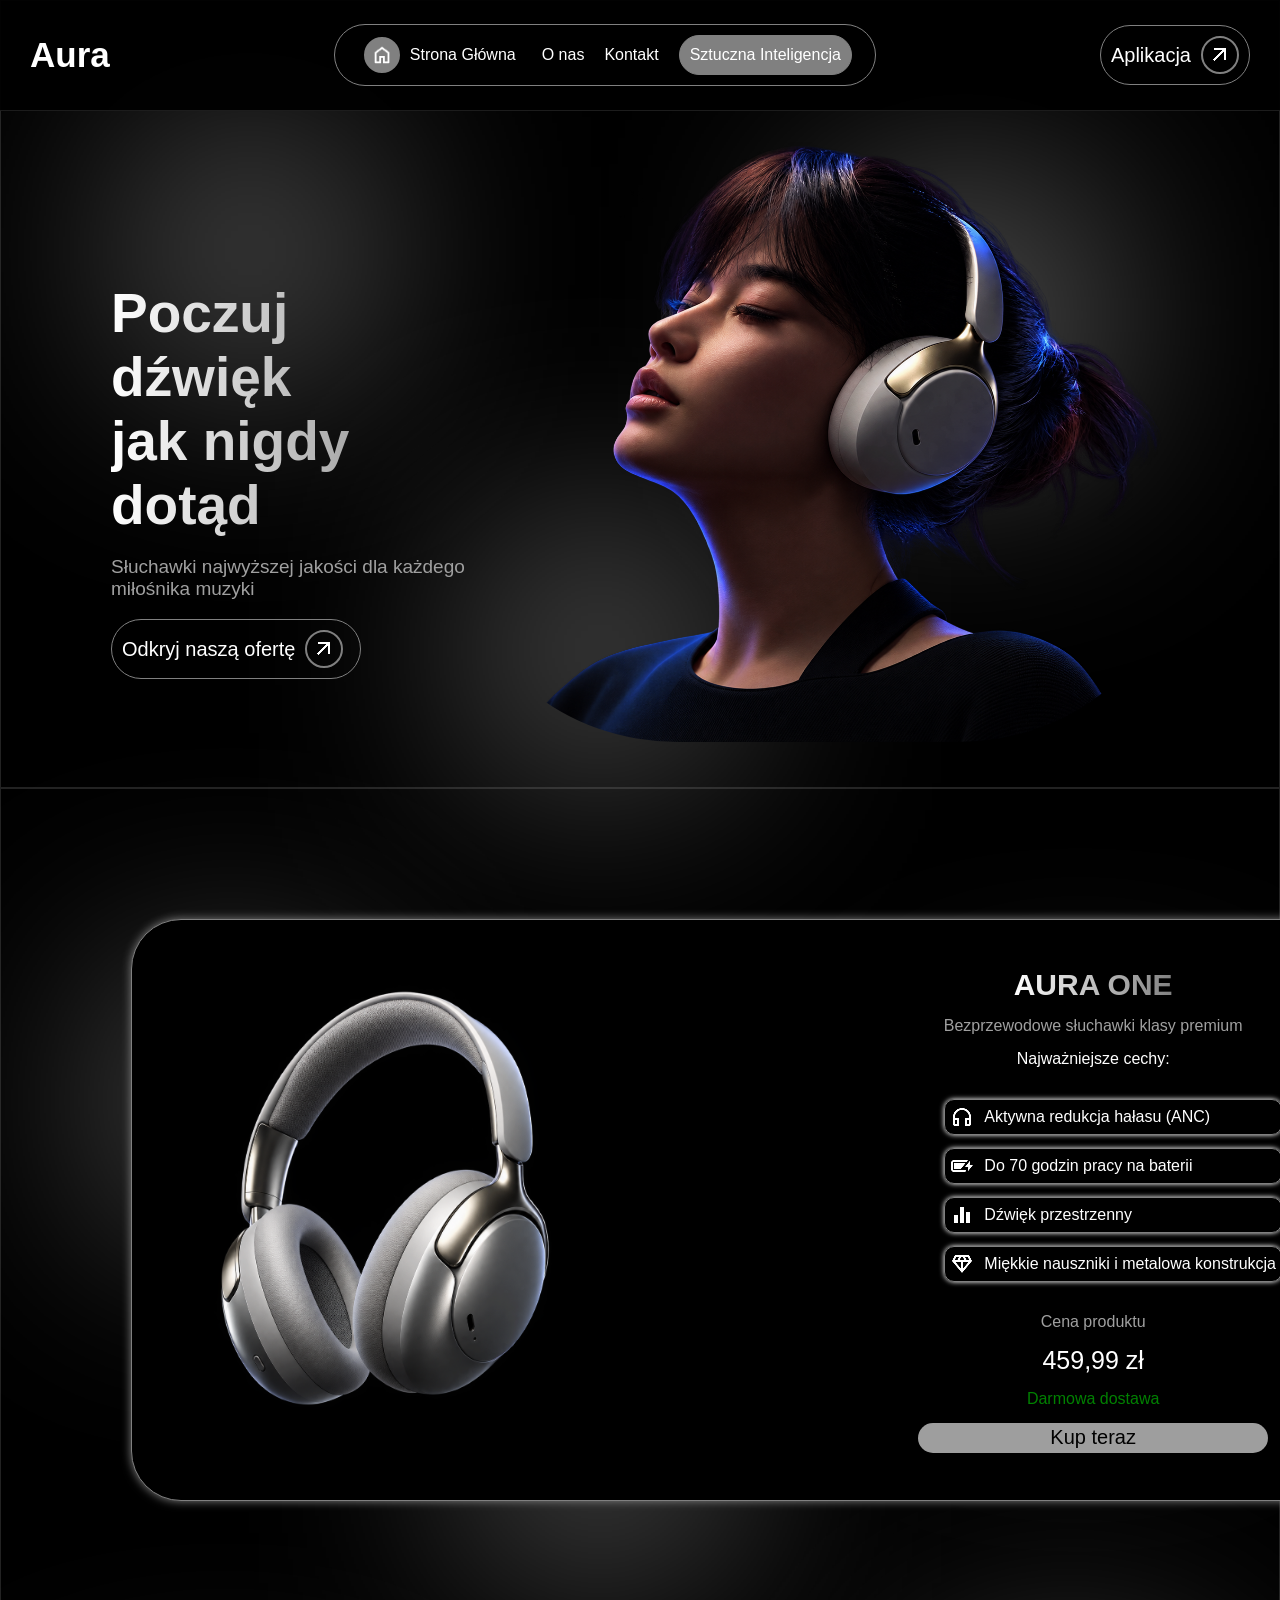
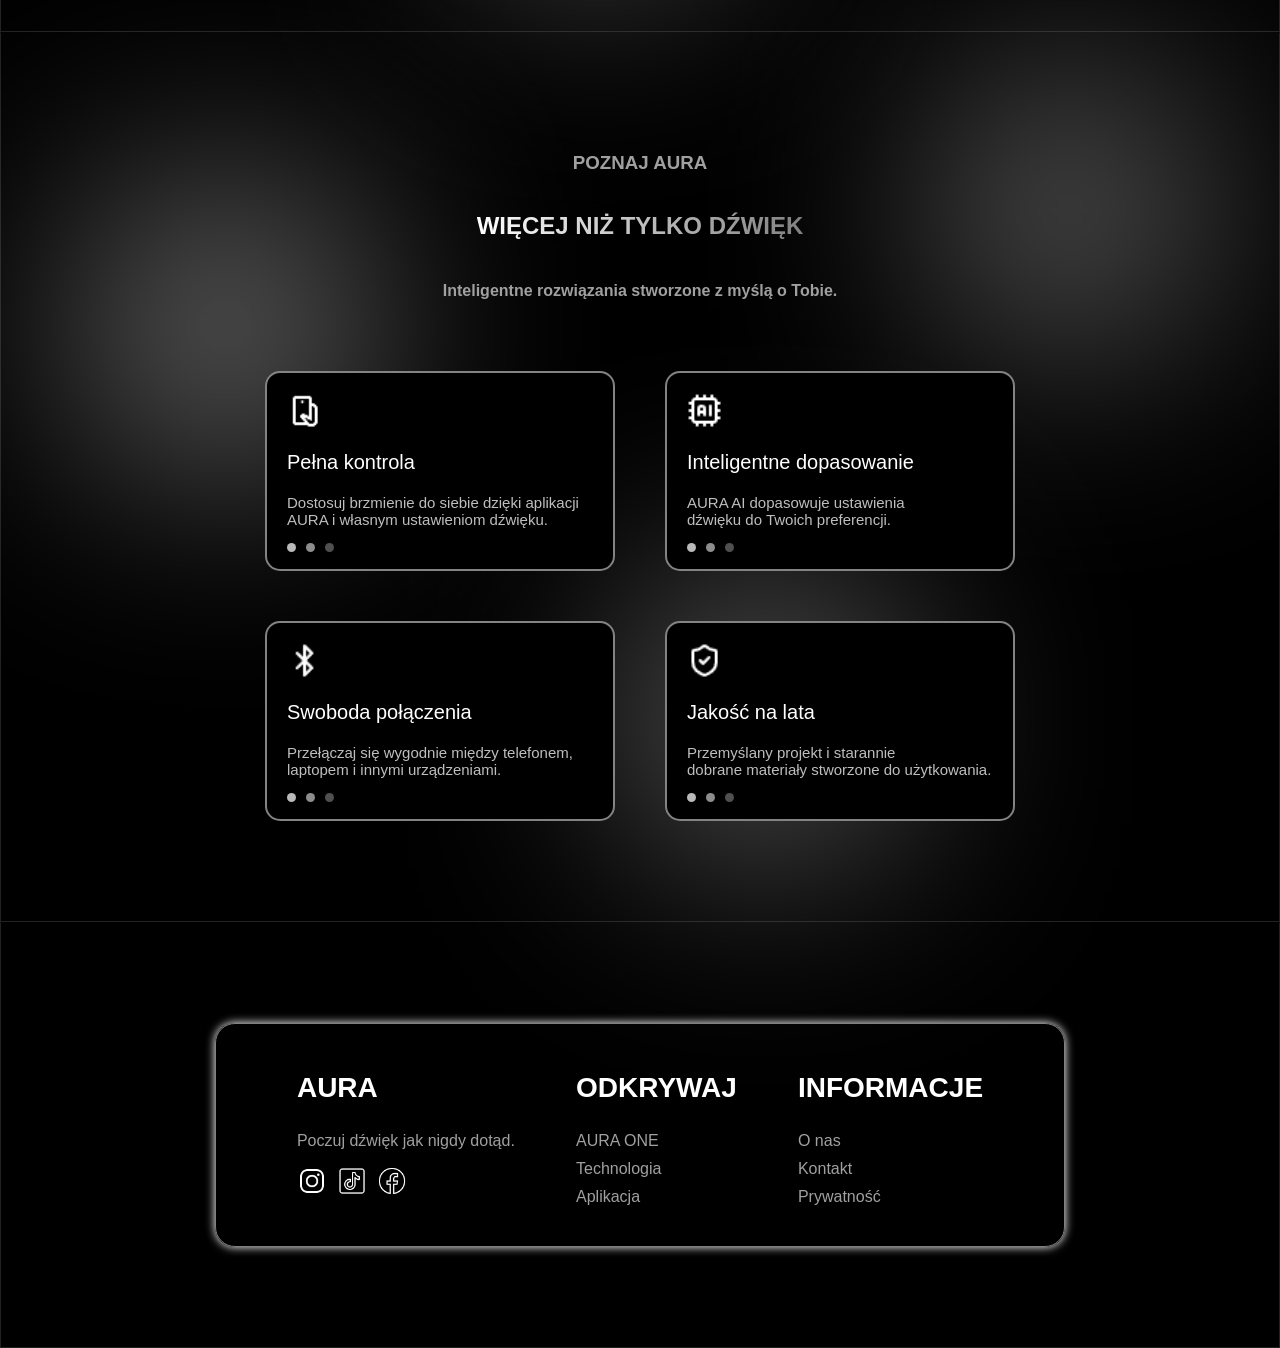
<file: Aura HeadPhones/index.html>
<!DOCTYPE html>
<html lang="pl">
<head>
    <meta charset="UTF-8">
    <meta name="viewport" content="width=device-width, initial-scale=1.0">
    <title>Aura Headphones</title>
    <link rel="stylesheet" href="style.css">
</head>
<body>
    <div class="cien cien1"></div>
    <div class="cien cien2"></div>
    <div class="cien cien3"></div>
    <section class="sekcja-glowna">
    <header>
        <div class="gorna-czesc">
            <p class="nazwa">Aura</p>
            <nav class="navbar">
                <a class="przycisk" href="index.html"> <img class="ikona-domek" src="assets/home_24dp_FFFFFF_FILL0_wght400_GRAD0_opsz24.png" alt="">  Strona Główna</a>
                <a class="przyciski" href="onas.html">O nas</a>
                <a class="przyciski" href="kontakt.html">Kontakt</a>
                <a class="przycisk-ai" href="">Sztuczna Inteligencja</a>
            </nav>
            <a class="przycisk-aplikacji" href=""> Aplikacja <img class="ikonka-strzalka" src="assets/arrow_outward_24dp_FFFFFF_FILL0_wght400_GRAD0_opsz24.png" alt=""></a>
        </div>
    </header>
    <main>
            <div class="strona-glowna">
                <div class="opis-glowny">
                    <p class="poczuj">
                        Poczuj dźwięk <br> jak nigdy dotąd
                    </p>
                    <p class="jakosc">
                        Słuchawki najwyższej jakości dla każdego <br> miłośnika muzyki
                    </p>
                    <div class="odkryj-oferte">
                        <a href="" class="przycisk-aplikacji">
                            Odkryj naszą ofertę <img class="ikonka-strzalka" src="assets/arrow_outward_24dp_FFFFFF_FILL0_wght400_GRAD0_opsz24.png" alt="">
                        </a>
                    </div>
                </div>
                <div>
                    <img class="kobieta" src="assets/Kobieta w słuchawkach, neonowy profil.png" alt="">
                </div>
            </div>
        </section>
        <section class="sekcja-zakup">

            <div class="cien cien4"></div>
            <div class="cien cien5"></div>
            <div class="cien cien6"></div>

            <div class="zakup">
                <img class="sluchawki" src="assets/Eleganckie bezprzewodowe słuchawki na czarnym tle.png" alt="">
                <div class="opis-sluchawek">
                    <p class="nazwa-sluchawek poczuj">AURA ONE</p>
                    <p class="szary">Bezprzewodowe słuchawki klasy premium</p>

                    <p>Najważniejsze cechy:</p>
                    <ul class="lista">
                        <li class="specyfikacja"> <img src="assets/headphones_24dp_FFFFFF_FILL0_wght400_GRAD0_opsz24.png" alt=""> Aktywna redukcja hałasu (ANC)</li>
                        <li class="specyfikacja"> <img src="assets/battery_android_frame_bolt_24dp_FFFFFF_FILL0_wght400_GRAD0_opsz24.png" alt=""> Do 70 godzin pracy na baterii</li>
                        <li class="specyfikacja"> <img src="assets/equalizer_24dp_FFFFFF_FILL0_wght400_GRAD0_opsz24.png" alt=""> Dźwięk przestrzenny</li>
                        <li class="specyfikacja"> <img src="assets/diamond_24dp_FFFFFF_FILL0_wght400_GRAD0_opsz24.png" alt=""> Miękkie nauszniki i metalowa konstrukcja</li>
                    </ul>
                    <p class="szary">Cena produktu</p>
                    <p class="cena">                       
                        459,99 zł
                    </p>
                    <p class="dostawa">Darmowa dostawa</p>
                    <button class="kup-teraz">Kup teraz</button>
                </div>
            </div>
        </section>
        <section class="sekcja-kafelki">

                <div class="cien cien7"></div>
                <div class="cien cien8"></div>
                <div class="cien cien9"></div>

                <div class="naglowek-sekcji-kafelki">
                    <h3 class="szary">POZNAJ AURA</h3>
                    <h1 class="wiecej-niz-dzwiek">WIĘCEJ NIŻ TYLKO DŹWIĘK</h1>
                    <h4 class="szary">Inteligentne rozwiązania stworzone z myślą o Tobie.</h4>
                </div>

            <div class="kafelki">
                <div class="kafelek">
                    <img class="ikonka-kafelka" src="assets/mobile_hand_24dp_FFFFFF_FILL0_wght400_GRAD0_opsz24.png" alt="">
                    <p class="naglowek-kafelka">Pełna kontrola</p>
                    <p class="opis-kafelka">
                        Dostosuj brzmienie do siebie dzięki aplikacji <br>
                        AURA i własnym ustawieniom dźwięku.
                    </p>
                    <div class="kropki">
                        <div class="kropka kropka-1"></div>
                        <div class="kropka kropka-2"></div>
                        <div class="kropka kropka-3"></div>
                    </div>
                </div>
                <div class="kafelek">
                    <img class="ikonka-kafelka" src="assets/cpu-ai (1).png" alt="">
                    <p class="naglowek-kafelka">Inteligentne dopasowanie</p>
                    <p class="opis-kafelka">
                        AURA AI dopasowuje ustawienia <br>
                        dźwięku do Twoich preferencji.
                    </p>
                    <div class="kropki">
                        <div class="kropka kropka-1"></div>
                        <div class="kropka kropka-2"></div>
                        <div class="kropka kropka-3"></div>
                    </div>
                </div>
                <div class="kafelek">
                    <img class="ikonka-kafelka" src="assets/bluetooth.png" alt="">
                    <p class="naglowek-kafelka">Swoboda połączenia</p>
                    <p class="opis-kafelka">
                        Przełączaj się wygodnie między telefonem, <br>
                        laptopem i innymi urządzeniami.
                    </p>
                    <div class="kropki">
                        <div class="kropka kropka-1"></div>
                        <div class="kropka kropka-2"></div>
                        <div class="kropka kropka-3"></div>
                    </div>
                </div>
                <div class="kafelek">
                    <img class="ikonka-kafelka" src="assets/shield-check.png" alt="">
                    <p class="naglowek-kafelka">Jakość na lata</p>
                    <p class="opis-kafelka">
                        Przemyślany projekt i starannie <br>
                        dobrane materiały stworzone do użytkowania.
                    </p>
                    <div class="kropki">
                        <div class="kropka kropka-1"></div>
                        <div class="kropka kropka-2"></div>
                        <div class="kropka kropka-3"></div>
                    </div>
                    
                </div>
            </div>
                
        </section>
        <footer>
            <section class="sekcja-stopka">

                <div class="stopka">

                    <div>
                        <p class="naglowek-stopki">AURA</p>
                        <p class="szary">Poczuj dźwięk jak nigdy dotąd.</p>

                        <div class="media">
                            <a href="">
                                <img class="ikona-media" src="assets/icons8-instagram-48.png" alt="">
                            </a>
                            <a href="">
                                <img class="ikona-media" src="assets/icons8-tiktok-50 (1).png" alt="">
                            </a>
                            <a href="">
                                <img class="ikona-media" src="assets/icons8-facebook-50.png" alt="">
                            </a>
                        </div>
                    </div>
                    
                    <div>
                        <p class="naglowek-stopki">ODKRYWAJ</p>

                        <div class="przyciski-stopka">
                            <a class="szary a-stopka" href="">AURA ONE</a>
                            <a class="szary a-stopka" href="">Technologia</a>
                            <a class="szary a-stopka" href="">Aplikacja</a>
                        </div>                       
                    </div>

                    <div>
                        <p class="naglowek-stopki">INFORMACJE</p>
                        
                        <div class="przyciski-stopka">
                            <a class="szary a-stopka" href="">O nas</a>
                            <a class="szary a-stopka" href="">Kontakt</a>
                            <a class="szary a-stopka" href="">Prywatność</a>
                        </div>
                    </div>
                </div>
            </section>
        </footer>
    </main>
</body>
</html>
</file>
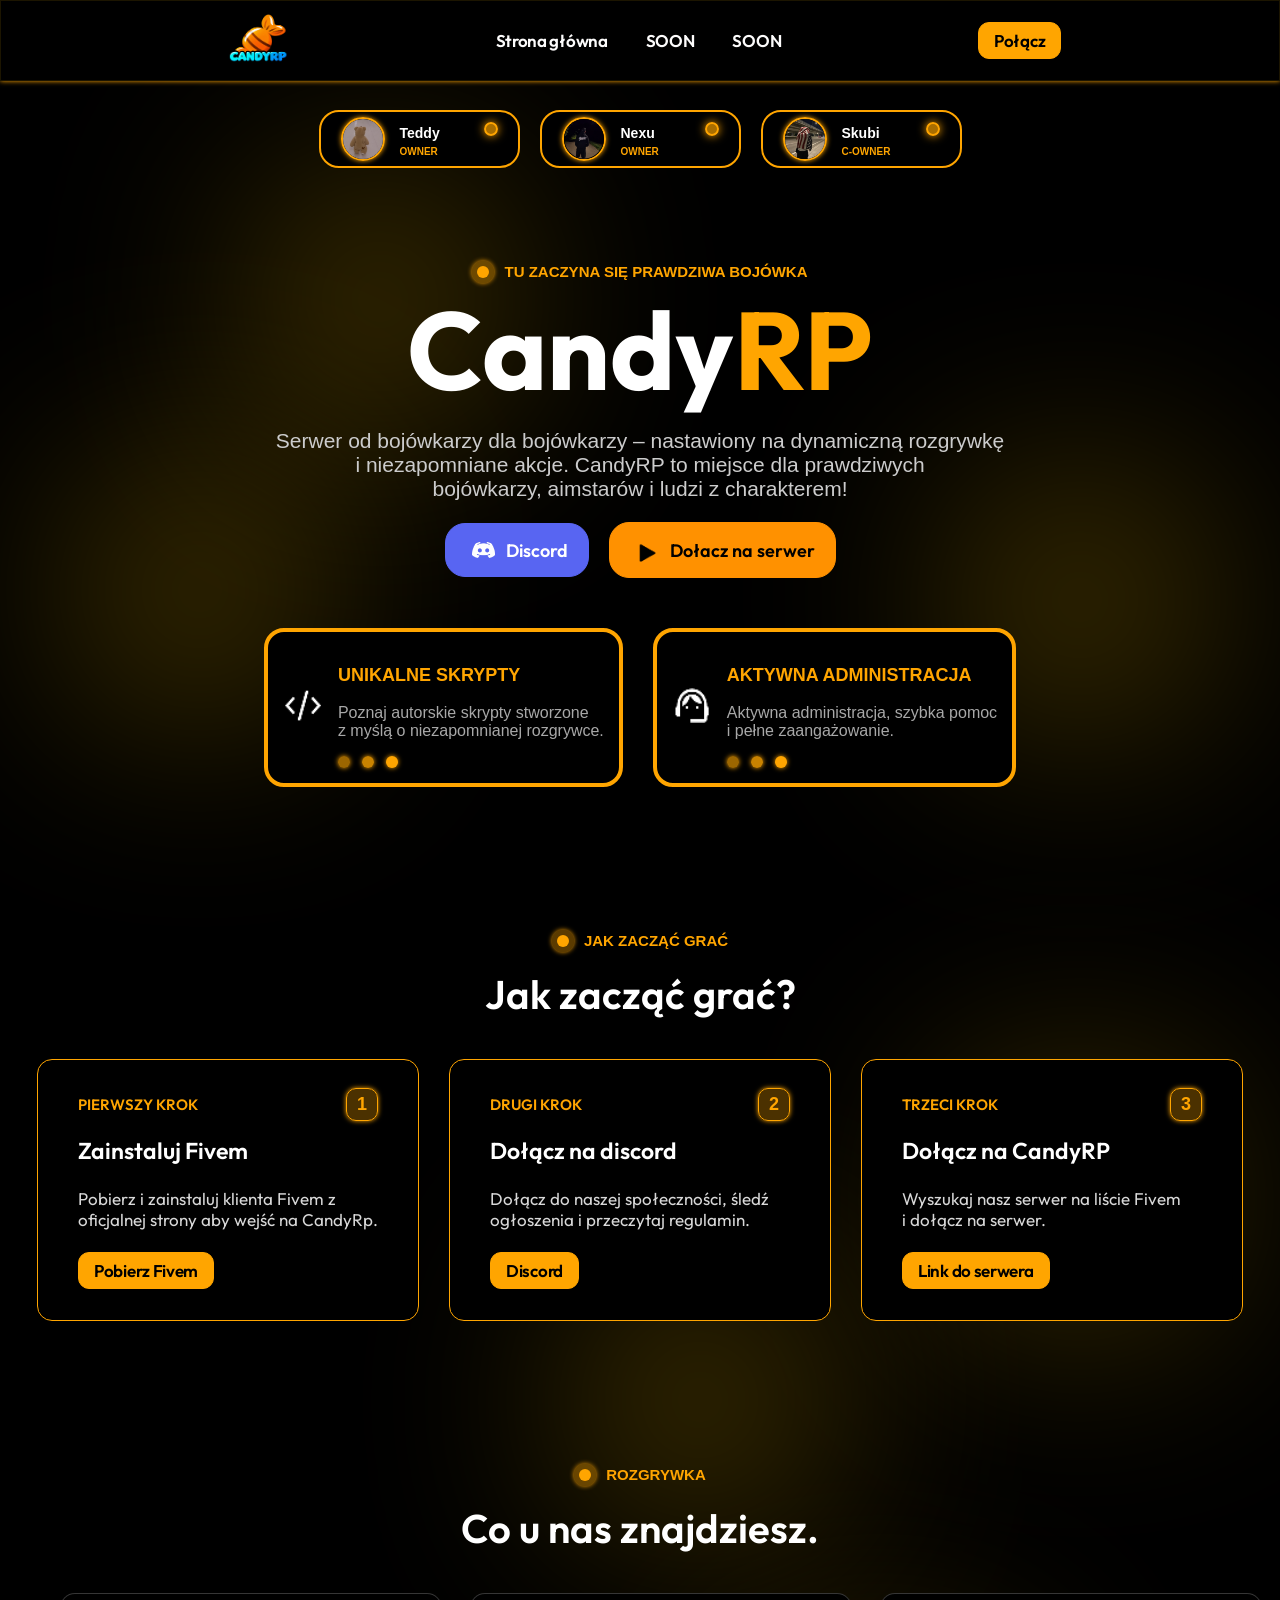
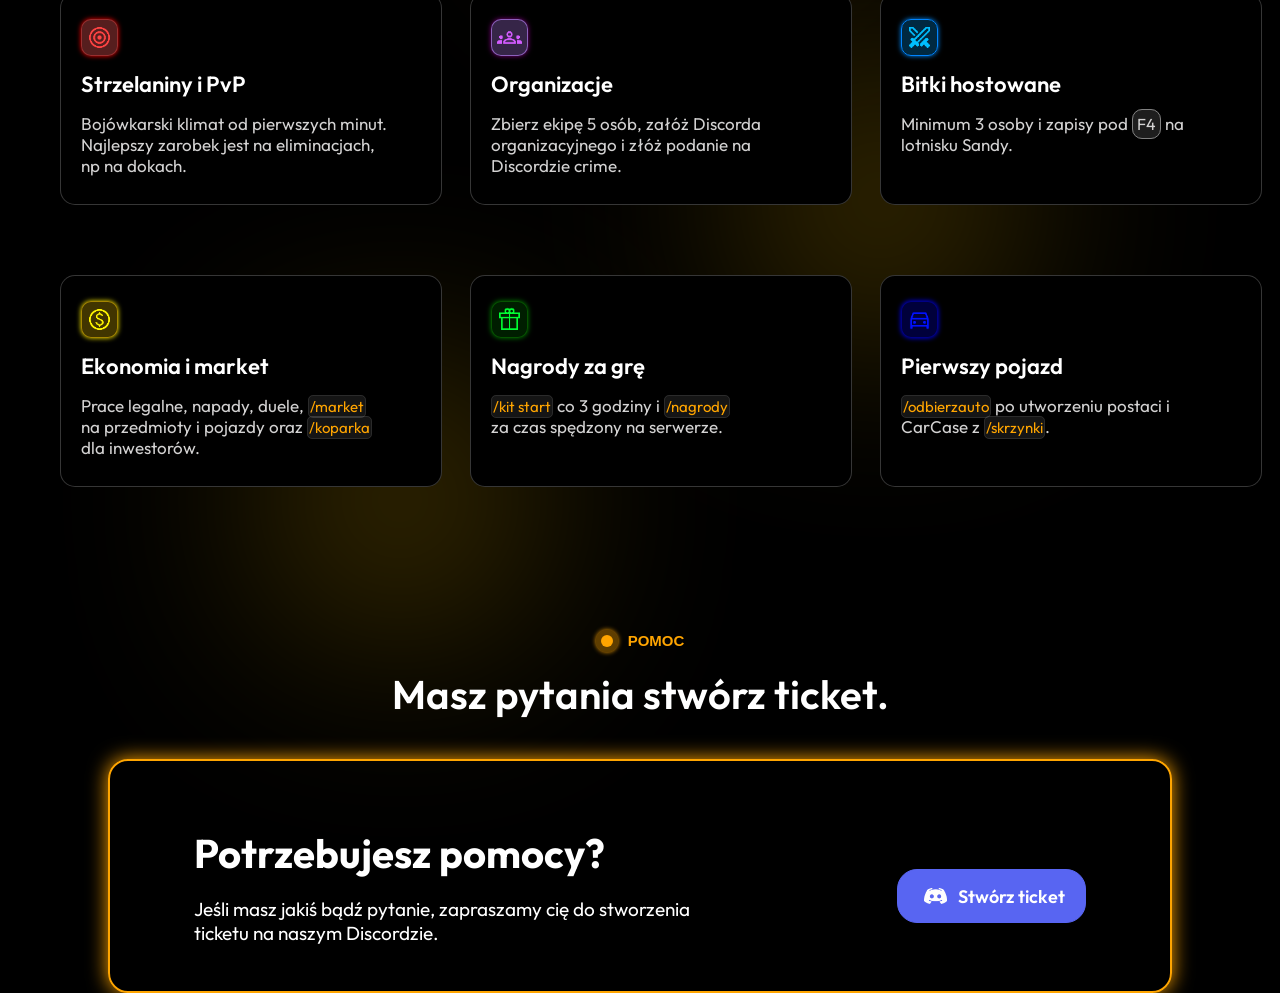
<file: CandyRP/index.html>
<!DOCTYPE html>
<html lang="en">
<head>
    <meta charset="UTF-8">
    <meta name="viewport" content="width=device-width, initial-scale=1.0">
    <title>CandyRP</title>
    <link rel="stylesheet" href="style.css">
    <link href="https://fonts.googleapis.com/css2?family=Outfit:wght@400;500;600;700&display=swap" rel="stylesheet">
</head>
<body>
    <header>
        <nav class="navbar">

            <div>
                <img class="logo" src="assets/LOGO-CANDY.png" alt="logo candyrp">
            </div>

            <div class="navbar-buttons">
                <a href="" class="under-page-button">Strona główna</a>
                <a href="" class="under-page-button">SOON</a>
                <a href="" class="under-page-button">SOON</a>
            </div>

            <div>
                <button class="button-join">Połącz</button>
            </div>

        </nav>
    </header>
    <div class="circle-shadow flash-1"></div>
    <div class="circle-shadow flash-2"></div>
    <div class="circle-shadow flash-3"></div>
    <div class="circle-shadow flash-4"></div>
    <div class="circle-shadow flash-5"></div>
    <div class="circle-shadow flash-6"></div>
    <div class="circle-shadow flash-7"></div>
    
    <main>
        <section class="section-under-page under-page">
            <div class="cards-owner-candyrp">
                
                <div class="card-owner">
                    <img class="logo-owner" src="assets/LOGO-TEDDY.png" alt="Logo ownera teddy">
                    <div>

                        <div>
                            <p class="owner">Teddy</p>
                        </div>
                        <div>
                            <p class="orange rank">OWNER</p>
                        </div>

                    </div>
                    <div class="circle-owner"></div>
                </div>

                <div class="card-owner">
                    <img class="logo-owner" src="assets/LOGO-NEXU.png" alt="Logo ownera teddy">
                    <div>

                        <div>
                            <p class="owner">Nexu</p>
                        </div>
                        <div>
                            <p class="orange rank">OWNER</p>
                        </div>

                    </div>
                    <div class="circle-owner"></div>
                </div>

                <div class="card-owner">
                    <img class="logo-owner" src="assets/LOGO-SKUBI.png" alt="Logo ownera teddy">
                    <div>

                        <div>
                            <p class="owner">Skubi</p>
                        </div>
                        <div>
                            <p class="orange rank">C-OWNER</p>
                        </div>

                    </div>
                    <div class="circle-owner"></div>
                </div>
            </div>

            <div class="main-content">


                <div class="content">

                    <div class="adventure adventure-content">
                        <div class="circle-adventure-border">
                            <div class="circle-adventure"></div>
                        </div>
                        
                        <p>TU ZACZYNA SIĘ PRAWDZIWA BOJÓWKA</p>
                    </div>
                    
                    <p class="name-server">Candy<span class="orange">RP</span></p>
                    <p class="description">
                        Serwer od bojówkarzy dla bojówkarzy – nastawiony na dynamiczną rozgrywkę 
                        <br> i niezapomniane akcje. CandyRP to miejsce dla prawdziwych 
                        <br> bojówkarzy, aimstarów i ludzi z charakterem!
                    </p>
                    
                    <div class="buttons-content">
                            <button class="button-content discord"><img class="discord-icon" src="assets/discord-logo.png" alt="">Discord</button>
                            <button class="button-content join-server"><img class="forward" src="assets/forward.png" alt="">Dołacz na serwer</button>
                    </div>
                        
                    <div class="tiles">
                        <div class="tile">
                            <div>
                                <img class="code-icon" src="assets/Code-icon.png" alt="">
                            </div>
                            <div class="tile-description">
                                <p class="tile-title">UNIKALNE SKRYPTY</p>
                                <p class="title-description">
                                    Poznaj autorskie skrypty stworzone <br>
                                    z myślą o niezapomnianej rozgrywce.
                                </p>
                                <div class="circle-tile">
                                    <div class="mini-circle-tile circle-1"></div>
                                    <div class="mini-circle-tile circle-2"></div>
                                    <div class="mini-circle-tile circle-3"></div>
                                </div>
                                
                            </div>
                            
                        </div>
                        <div class="tile">
                            <div>
                                <img class="code-icon" src="assets/ADM-icon.png" alt="">
                            </div>
                            <div class="tile-description">
                                <p class="tile-title">AKTYWNA ADMINISTRACJA</p>
                                <p class="title-description">                               
                                    Aktywna administracja, szybka pomoc <br>
                                    i pełne zaangażowanie.
                                </p>
                                <div class="circle-tile">
                                    <div class="mini-circle-tile circle-1"></div>
                                    <div class="mini-circle-tile circle-2"></div>
                                    <div class="mini-circle-tile circle-3"></div>
                                </div>
                                
                            </div>
                            
                        </div>
                    </div>
                    
                </div>
            </div>
        </section>
        <section class="section-under-page how-to-play">
            <div>  
                <div class="how-to-play-description">
                    <div class="adventure adventure-how-to-play">
                        <div class="circle-adventure-border">
                            <div class="circle-adventure"></div>
                        </div>
                        
                        <p>JAK ZACZĄĆ GRAĆ</p>
                    </div>
                    <div>
                        <p class="how-to-play-title">Jak zacząć grać?</p>
                    </div>
                    <div class="how-to-play-steps">
                        <div class="steps">
                            <div class="steps-title">
                                <p class="step-header">PIERWSZY KROK</p>
                                <p class="step-number">1</p>
                            </div>
                            <div class="steps-description">

                                <p class="steps-description-header">Zainstaluj Fivem</p>
                                <p class="steps-description-text">Pobierz i zainstaluj klienta Fivem z <br> oficjalnej strony aby wejść na CandyRp.</p> 
                                                         
                                <a class="button-join steps-button" target="_blank" href="https://fivem.net/">Pobierz Fivem</a>                                                                                                 
                            </div>
                        </div>
                        <div class="steps">
                            <div class="steps-title">
                                <p class="step-header">DRUGI KROK</p>
                                <p class="step-number">2</p>
                            </div>
                            <div class="steps-description">

                                <p class="steps-description-header">Dołącz na discord</p>
                                <p class="steps-description-text">Dołącz do naszej społeczności, śledź <br> ogłoszenia i przeczytaj regulamin.</p> 
                                                         
                                <a class="button-join steps-button" target="_blank" href="https://discord.com/invite/candyrpeu">Discord</a>                                                                                                 
                            </div>
                        </div>
                        <div class="steps">
                            <div class="steps-title">
                                <p class="step-header">TRZECI KROK</p>
                                <p class="step-number">3</p>
                            </div>
                            <div class="steps-description">

                                <p class="steps-description-header">Dołącz na CandyRP</p>
                                <p class="steps-description-text">Wyszukaj nasz serwer na liście Fivem <br> i dołącz na serwer.</p> 
                                                         
                                <a class="button-join steps-button" target="_blank" href="">Link do serwera</a>                                                                                                 
                            </div>
                        </div>
                    </div>
                </div>
            </div>
        </section>
        <section class="section-under-page offer">
            <div class="adventure adventure-how-to-play">
                        <div class="circle-adventure-border">
                            <div class="circle-adventure"></div>
                        </div>
                        
                        <p>ROZGRYWKA</p>
                    </div>
                    <div>
                        <p class="how-to-play-title">Co u nas znajdziesz.</p>
                    </div>
            <div class="offer-kards">

                <div class="offer-box">
                    <img class="offer-icon target-icon" src="assets/Target-icon.png" alt="">
                    <p class="offer-title">Strzelaniny i PvP</p>
                    <p class="offer-description">
                        Bojówkarski klimat od pierwszych minut. <br>
                        Najlepszy zarobek jest na eliminacjach, <br>
                        np na dokach.
                    </p>
                </div>

                <div class="offer-box">
                    <img class="offer-icon group-icon" src="assets/Group-icon.png" alt="">
                    <p class="offer-title">Organizacje</p>
                    <p class="offer-description">
                        Zbierz ekipę 5 osób, załóż Discorda <br>
                        organizacyjnego i złóż podanie na <br>
                        Discordzie crime.
                    </p>
                </div>

                <div class="offer-box">
                    <img class="offer-icon sword-icon" src="assets/Sword-icon.png" alt="">
                    <p class="offer-title">Bitki hostowane</p>
                    <p class="offer-description">
                        Minimum 3 osoby i zapisy pod <span class="offer-button-f4">F4</span> na <br>
                        lotnisku Sandy.
                    </p>
                </div>

                <div class="offer-box">
                    <img class="offer-icon coin-icon" src="assets/Coin-icon.png" alt="">
                    <p class="offer-title">Ekonomia i market</p>
                    <p class="offer-description">
                        Prace legalne, napady, duele, <span class="offer-command">/market</span> <br>
                        na przedmioty i pojazdy oraz <span class="offer-command">/koparka</span> <br>
                        dla inwestorów.
                    </p>
                </div>

                <div class="offer-box">
                    <img class="offer-icon gift-icon" src="assets/Gift-icon.png" alt="">
                    <p class="offer-title">Nagrody za grę</p>
                    <p class="offer-description">
                        <span class="offer-command">/kit start</span> co 3 godziny i <span class="offer-command">/nagrody</span> <br>
                        za czas spędzony na serwerze.
                    </p>
                </div>

                <div class="offer-box">
                    <img class="offer-icon car-icon" src="assets/Car-icon.png" alt="">
                    <p class="offer-title">Pierwszy pojazd</p>
                    <p class="offer-description">
                        <span class="offer-command">/odbierzauto</span> po utworzeniu postaci i <br>
                        CarCase z <span class="offer-command">/skrzynki</span>.
                    </p>
                </div>
            </div>
        </section>
        <section class="section-under-page help">
            <div class="adventure adventure-how-to-play">
                        <div class="circle-adventure-border">
                            <div class="circle-adventure"></div>
                        </div>
                        
                        <p>POMOC</p>
                    </div>
                    <div>
                        <p class="how-to-play-title">Masz pytania stwórz ticket.</p>
                    </div>

                    <div class="help-box">
                        <div class="help-content">
                            <p class="help-title">Potrzebujesz pomocy?</p>
                            <p class="help-description">
                                Jeśli masz jakiś bądź pytanie, zapraszamy cię do stworzenia <br>
                                ticketu na naszym Discordzie.
                            </p>
                        </div>
                        <div>
                            <button class="button-content discord button-help"><img class="discord-icon" src="assets/discord-logo.png" alt="">Stwórz ticket</button>
                        </div>
                    </div>
        </section>
    </main>
</body>
</html>
</file>
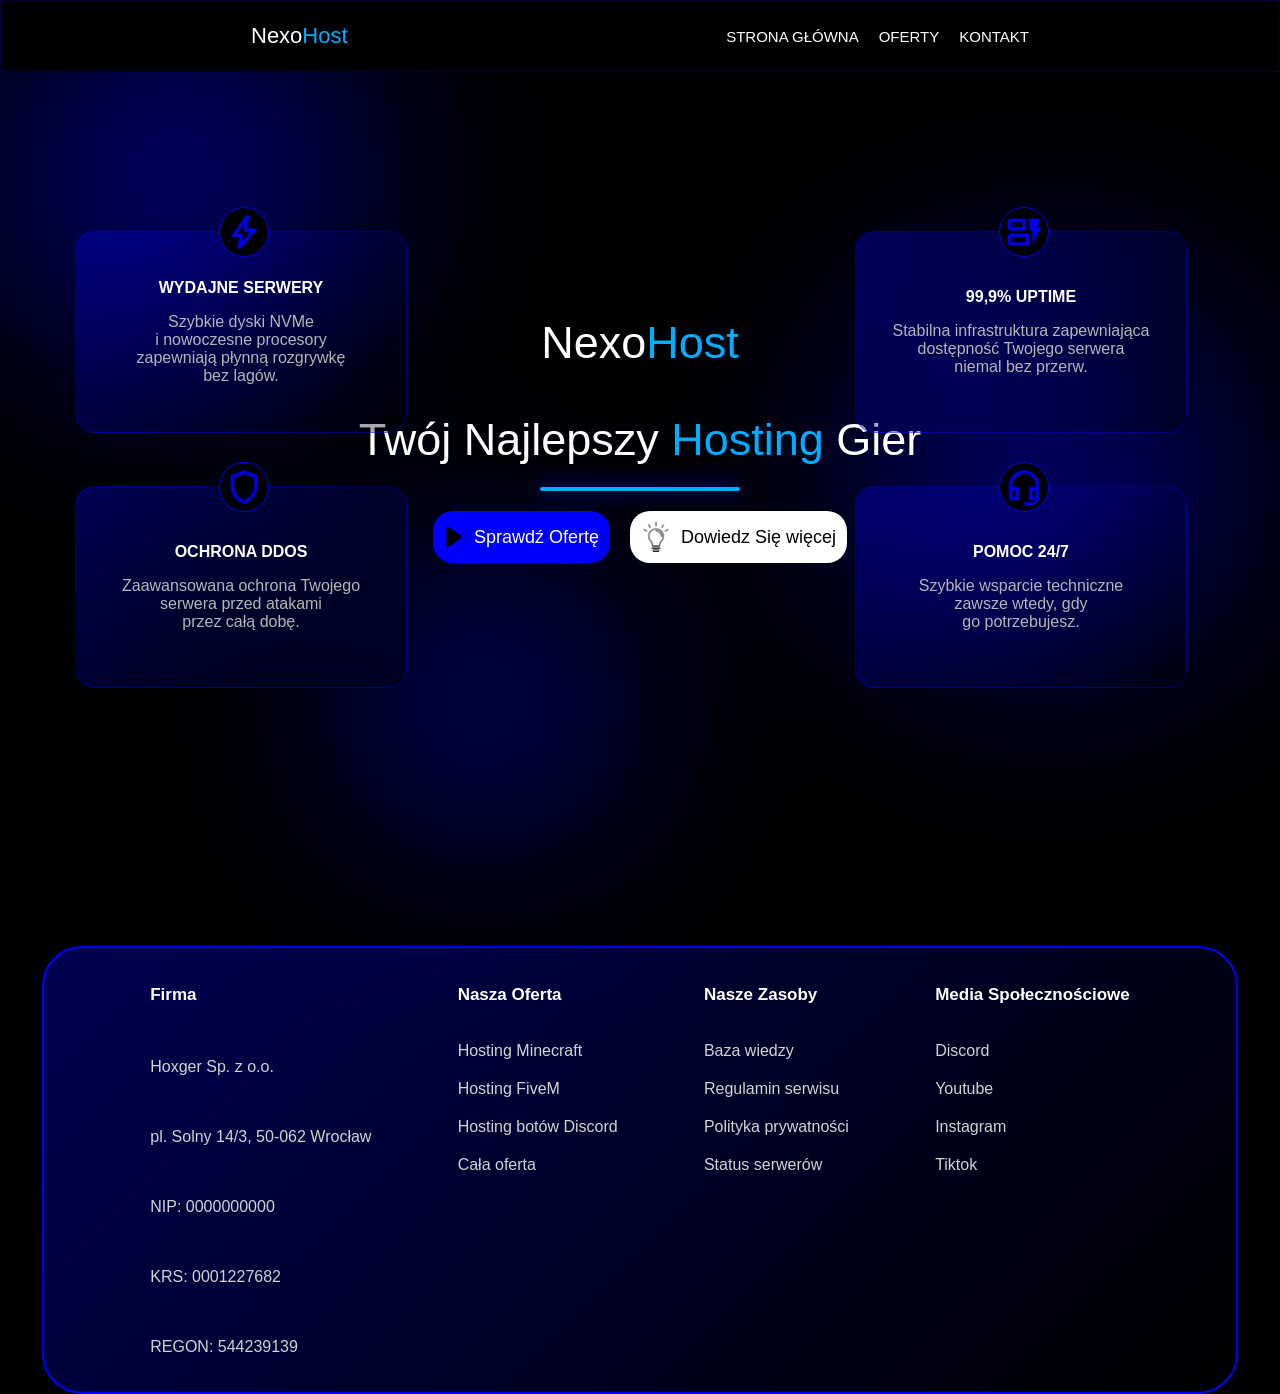
<file: NexoHost/index.html>
<!DOCTYPE html>
<html lang="en">
<head>
    <meta charset="UTF-8">
    <meta name="viewport" content="width=device-width, initial-scale=1.0">
    <title>NexoHost</title>
    <link rel="stylesheet" href="style.css">
</head>
<body>
    <div class="cien cien1"></div>
    <div class="cien cien2"></div>
    <div class="cien-v2 cien3"></div>
    <header>
        <p class="nazwa">Nexo<span class="kolor">Host</span></p>
        <div class="navbar">
            <a class="przyciski" href="index.html">STRONA GŁÓWNA</a>
            <a class="przyciski" href="Kategorie/oferty.html">OFERTY</a>
            <a class="przyciski" href="Kategorie/napisz.html">KONTAKT</a>
        </div>
    </header>
    <main>
        <div class="glowny-opis">
            <div>

                <p class="nazwa-glowna">Nexo<span class="kolor">Host</span></p>

                <p class="opisanie">Twój Najlepszy <span class="kolor">Hosting</span> Gier</p>

            </div>

            
            <div class="przyciski-opis">
                <a class="kliknij" href="Kategorie/oferty.html">

                    <img class="play" src="assets/play.png" alt="">

                    Sprawdź Ofertę
                </a>
                <a class="kliknij-v2" href="">

                    <img class="play2" src="assets/lightbulb.png" alt="">

                    Dowiedz Się więcej
                </a>
            </div>
        </div>
        <div class="karty">
            <div class="karta">
                <div class="opis">
                    <img class="ikonka" src="assets/bolt_24dp_0000F5_FILL0_wght400_GRAD0_opsz24.png" alt="">
                    <p>WYDAJNE SERWERY</p> 
                    <p class="tekst">Szybkie dyski NVMe <br> i nowoczesne procesory <br> zapewniają płynną rozgrywkę <br> bez lagów.</p>
                </div>
            </div>
            <div class="karta">
                <div class="opis">
                    <img class="ikonka" src="assets/shield_24dp_0000F5_FILL0_wght400_GRAD0_opsz24.png" alt="">
                    <p>OCHRONA DDOS</p>
                    <p class="tekst">Zaawansowana ochrona Twojego <br> serwera przed atakami <br> przez całą dobę.</p>
                </div>
            </div>
            <div class="karta karta-1">
                <div class="opis">
                    <img class="ikonka" src="assets/dynamic_form_24dp_0000F5_FILL0_wght400_GRAD0_opsz24.png" alt="">
                    <p>99,9% UPTIME</p>
                    <p class="tekst">Stabilna infrastruktura zapewniająca <br> dostępność Twojego serwera <br> niemal bez przerw.</p>
                </div>
            </div>
            <div class="karta karta-1">
                <div class="opis">
                    <img class="ikonka" src="assets/headset_mic_24dp_0000F5_FILL0_wght400_GRAD0_opsz24.png" alt="">
                    <p>POMOC 24/7</p>
                    <p class="tekst">Szybkie wsparcie techniczne <br> zawsze wtedy, gdy <br> go potrzebujesz.</p>
                </div>
            </div>
        </div>   
    </main>
        <footer>
        <div class="stopka">
            <div class="informacje">
                <p class="firma-info">Firma</p>

                <div class="wybor">
                    <p class="opcja">Hoxger Sp. z o.o.</p>
                    <p class="opcja">pl. Solny 14/3, 50-062 Wrocław</p>
                    <p class="opcja">NIP: 0000000000</p>
                    <p class="opcja">KRS: 0001227682</p>
                    <p class="opcja">REGON: 544239139</p>
                </div>
                
            </div>
            <div class="informacje">
                <p class="firma-info">Nasza Oferta</p>

                <div class="wybor">
                    <a class="opcja" href="/Kategorie/oferty/minecraft.html">Hosting Minecraft</a>
                    <a class="opcja" href="/Kategorie/oferty/gta.html">Hosting FiveM</a>
                    <a class="opcja" href="/Kategorie/oferty/discord.html">Hosting botów Discord</a>
                    <a class="opcja" href="Kategorie/oferty.html">Cała oferta</a>
                </div>
                
            </div>
            <div class="informacje">
                <p class="firma-info">Nasze Zasoby</p>

                <div class="wybor">
                  <a class="opcja" href="">Baza wiedzy</a>
                    <a class="opcja" href="">Regulamin serwisu</a>
                    <a class="opcja" href="">Polityka prywatności</a>
                    <a class="opcja" href="">Status serwerów</a>  
                </div>
                
            </div>
            <div class="informacje">
                <p class="firma-info">Media Społecznościowe</p>

                <div class="wybor">
                   <a class="opcja" href="">Discord</a>
                    <a class="opcja" href="">Youtube</a>
                    <a class="opcja" href="">Instagram</a>
                    <a class="opcja" href="">Tiktok</a> 
                </div>
                
            </div>
        </div>
    </footer>
</body>
</html>
</file>
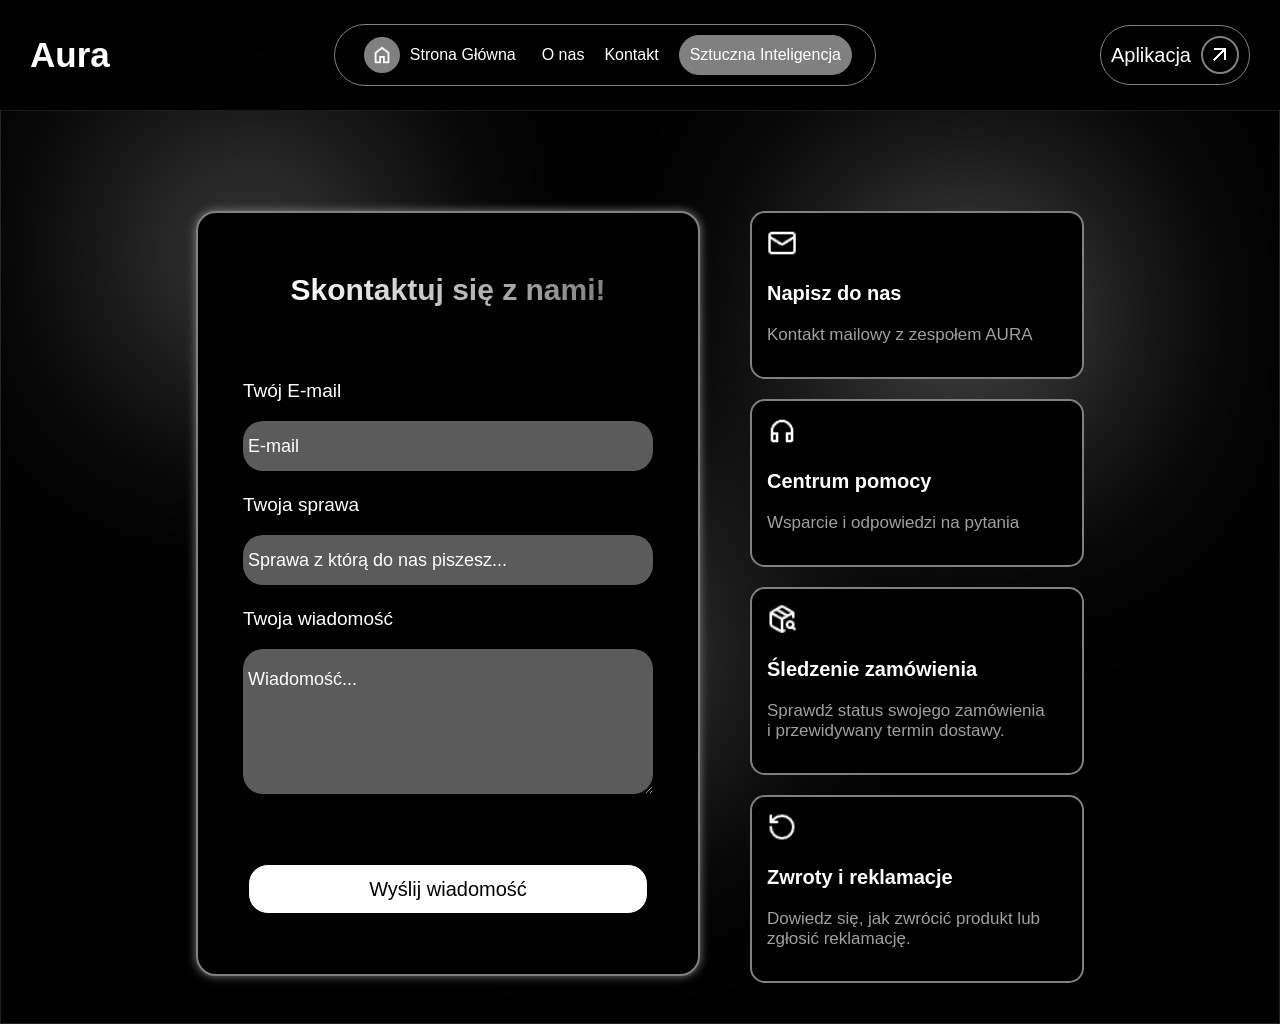
<file: Aura HeadPhones/kontakt.html>
<!DOCTYPE html>
<html lang="en">
<head>
    <meta charset="UTF-8">
    <meta name="viewport" content="width=device-width, initial-scale=1.0">
    <title>Document</title>
    <link rel="stylesheet" href="style.css">
</head>
<body>
    <div class="cien cien1"></div>
    <div class="cien cien2"></div>
    <div class="cien cien3"></div>
    <section class="sekcja-glowna">
    <header>
        <div class="gorna-czesc">
            <p class="nazwa">Aura</p>
            <nav class="navbar">
                <a class="przycisk" href="index.html"> <img class="ikona-domek" src="assets/home_24dp_FFFFFF_FILL0_wght400_GRAD0_opsz24.png" alt="">  Strona Główna</a>
                <a class="przyciski" href="onas.html">O nas</a>
                <a class="przyciski" href="">Kontakt</a>
                <a class="przycisk-ai" href="">Sztuczna Inteligencja</a>
            </nav>
            <a class="przycisk-aplikacji" href=""> Aplikacja <img class="ikonka-strzalka" src="assets/arrow_outward_24dp_FFFFFF_FILL0_wght400_GRAD0_opsz24.png" alt=""></a>
        </div>
    </header>
    <main>
        <div class="kontaktowanie-aura">
            <div class="menu-kontaktowe">

                <p class="skontaktuj-z-nami">Skontaktuj się z nami!</p>

                <div class="kafelek-na-wiadomosc">
                    <p class="naglowek-pola">Twój E-mail</p>

                    <input class="pole-kontaktowe" type="email" placeholder="E-mail"></input>
                </div>
                <div class="kafelek-na-wiadomosc">
                    <p class="naglowek-pola">Twoja sprawa</p>

                    <input class="pole-kontaktowe" type="text" placeholder="Sprawa z którą do nas piszesz...">
                </div>
                <div class="kafelek-na-wiadomosc">
                    <p class="naglowek-pola">Twoja wiadomość</p>

                    <textarea class="pole-kontaktowe pole-wiadomosciowe" name="wiadomosc" id="wiadomosc" placeholder="Wiadomość..."></textarea>
                </div>
                <button class="submit">Wyślij wiadomość</button>    

            </div>
            <div class="kafelki-kontaktowe">

                <div class="kafelek-kontaktowy">
                    <img class="ikonka-kontakt" src="assets/mail.png" alt="">
                    <p class="napisz-wiadomosc">Napisz do nas</p>
                    <p class="szary kontakt-opis">Kontakt mailowy z zespołem AURA</p>
                </div>

                <div class="kafelek-kontaktowy">
                    <img class="ikonka-kontakt" src="assets/headphones_24dp_FFFFFF_FILL0_wght400_GRAD0_opsz24.png" alt="">
                    <p class="napisz-wiadomosc">Centrum pomocy</p>
                    <p class="szary kontakt-opis">Wsparcie i odpowiedzi na pytania</p>
                </div>

                <div class="kafelek-kontaktowy">
                    <img class="ikonka-kontakt" src="assets/package-search.png" alt="">
                    <p class="napisz-wiadomosc">Śledzenie zamówienia</p>
                    <p class="szary kontakt-opis">Sprawdź status swojego zamówienia <br> i przewidywany termin dostawy.</p>
                </div>

                <div class="kafelek-kontaktowy">
                    <img class="ikonka-kontakt" src="assets/rotate-ccw.png" alt="">
                    <p class="napisz-wiadomosc">Zwroty i reklamacje</p>
                    <p class="szary kontakt-opis">Dowiedz się, jak zwrócić produkt lub zgłosić reklamację.</p>
                </div>

            </div>
        </div>
    </main>
</body>
</html>
</file>
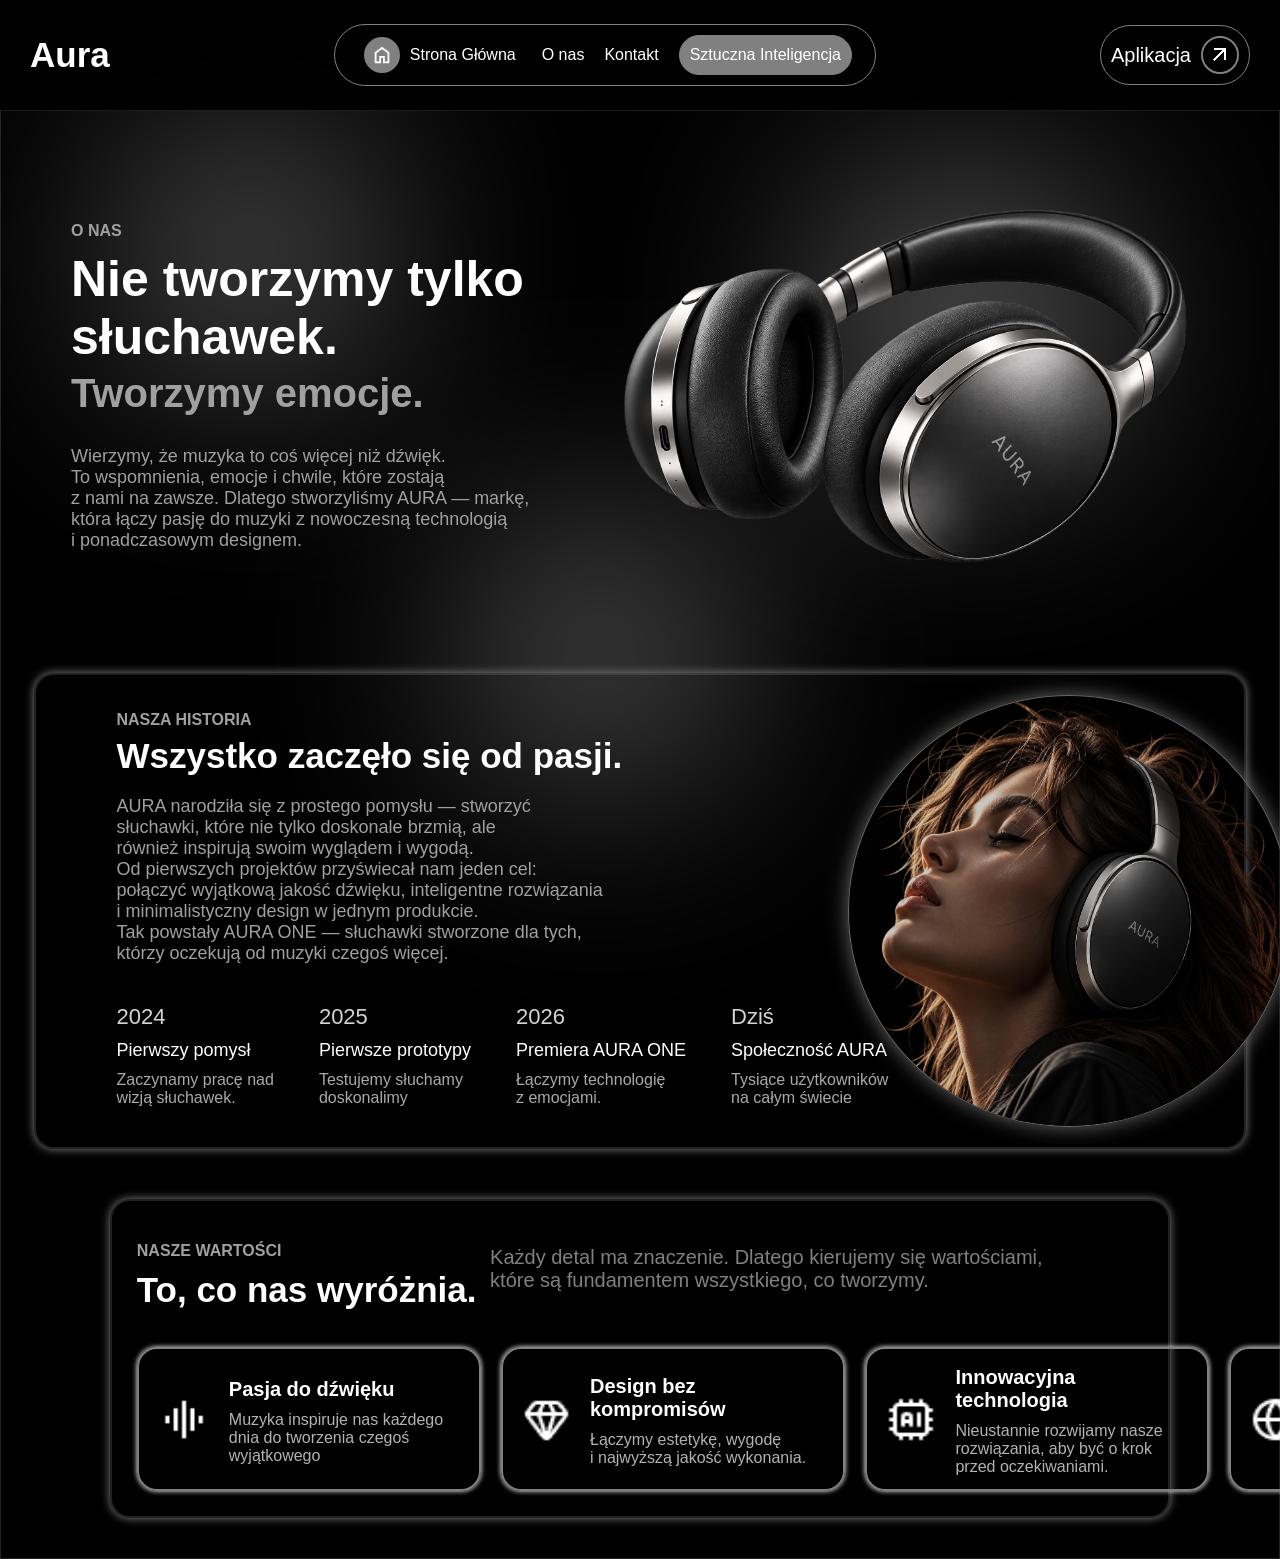
<file: Aura HeadPhones/onas.html>
<!DOCTYPE html>
<html lang="en">
<head>
    <meta charset="UTF-8">
    <meta name="viewport" content="width=device-width, initial-scale=1.0">
    <title>Aura Headphones</title>
    <link rel="stylesheet" href="style.css">
</head>
<body>
    <div class="cien cien1"></div>
    <div class="cien cien2"></div>
    <div class="cien cien3"></div>
    <section class="sekcja-glowna">
    <header>
        <div class="gorna-czesc">
            <p class="nazwa">Aura</p>
            <nav class="navbar">
                <a class="przycisk" href="index.html"> <img class="ikona-domek" src="assets/home_24dp_FFFFFF_FILL0_wght400_GRAD0_opsz24.png" alt="">  Strona Główna</a>
                <a class="przyciski" href="onas.html">O nas</a>
                <a class="przyciski" href="kontakt.html">Kontakt</a>
                <a class="przycisk-ai" href="">Sztuczna Inteligencja</a>
            </nav>
            <a class="przycisk-aplikacji" href=""> Aplikacja <img class="ikonka-strzalka" src="assets/arrow_outward_24dp_FFFFFF_FILL0_wght400_GRAD0_opsz24.png" alt=""></a>
        </div>
    </header>
    <main>
        <section>
            <div class="glowne-onas">
                <div class="opis-onas">
                    <p class="szary onas-onas">O NAS</p>
                    <p class="naglowek-onas">Nie tworzymy tylko <br> słuchawek.</p>
                    <p class="szary emocje">Tworzymy emocje.</p>
                    <p class="szary wierzymy-onas">
                        Wierzymy, że muzyka to coś więcej niż dźwięk. <br>
                        To wspomnienia, emocje i chwile, które zostają  <br>
                        z nami na zawsze. Dlatego stworzyliśmy AURA — markę, <br>
                        która łączy pasję do muzyki z nowoczesną technologią <br>
                        i ponadczasowym designem.
                    </p>
                </div>
                <div>
                    <img class="sluchawki-glowne-onas" src="assets/sluchawki-onas.v2-removebg-preview.png" alt="">
                </div>
            </div>
            <div class="historia">
                <div>
                    <p class="szary onas-onas nasza-historia">NASZA HISTORIA</p>
                    <p class="pasja-onas">Wszystko zaczęło się od pasji.</p>
                    <p class="szary wierzymy-onas narodzenie-aura">
                        AURA narodziła się z prostego pomysłu — stworzyć <br>
                        słuchawki, które nie tylko doskonale brzmią, ale <br>
                        również inspirują swoim wyglądem i wygodą. <br>
                        Od pierwszych projektów przyświecał nam jeden cel: <br>
                        połączyć wyjątkową jakość dźwięku, inteligentne rozwiązania <br>
                        i minimalistyczny design w jednym produkcie. <br>
                        Tak powstały AURA ONE — słuchawki stworzone dla tych, <br>
                        którzy oczekują od muzyki czegoś więcej.
                    </p>
                    <div class="daty">
                        <div>
                            <p class="rok">2024</p>
                            <p class="pomysl">Pierwszy pomysł</p>
                            <p class="opis-pomyslu">
                                Zaczynamy pracę nad <br>
                                wizją słuchawek.
                            </p>
                        </div>
                        <div>
                            <p class="rok">2025</p>
                            <p class="pomysl">Pierwsze prototypy</p>
                            <p class="opis-pomyslu">
                                Testujemy słuchamy <br>
                                doskonalimy
                            </p>
                        </div>
                        <div>
                            <p class="rok">2026</p>
                            <p class="pomysl">Premiera AURA ONE</p>
                            <p class="opis-pomyslu">
                                Łączymy technologię <br>
                                z emocjami.
                            </p>
                        </div>
                        <div>
                            <p class="rok">Dziś</p>
                            <p class="pomysl">Społeczność AURA</p>
                            <p class="opis-pomyslu">
                            Tysiące użytkowników <br>
                            na całym świecie
                        </div>
                    </div>
                </div>
                <div>
                    <img class="sluchawki-zdjecie" src="assets/Kobieta w słuchawkach AURA.png" alt="">
                </div>
            </div>
            <div class="wyroznia">

                <div>
                    <div class="nad-wyroznieniem">
                        <div class="lewo-wyroznienia">
                            <p class="szary onas-onas nasza-historia">NASZE WARTOŚCI</p>
                            <p class="pasja-onas">To, co nas wyróżnia.</p>
                        </div>
                        

                        <div>
                            <p class="detal-onas">
                            Każdy detal ma znaczenie. Dlatego kierujemy się wartościami, <br>
                            które są fundamentem wszystkiego, co tworzymy.</p>
                        </div>
                        

                    </div>
                    <div class="kafelki-wyroznione">
                        <div class="przyciski-wyroznione">
                                <div class="box-wyroznienia">
                                    <img class="zdjecie-wyroznione" src="assets/graphic_eq_24dp_FFFFFF_FILL0_wght400_GRAD0_opsz24.png" alt="">

                                    <div>
                                        <p class="naglowek-wyroznien">Pasja do dźwięku</p>
                                        <p class="opis-wyroznien">
                                            Muzyka inspiruje nas każdego <br>
                                            dnia do tworzenia czegoś <br>
                                            wyjątkowego
                                        </p>                                                             
                                    </div>
                                </div>
                            </div>
                            <div class="przyciski-wyroznione">
                                <div class="box-wyroznienia">
                                    <img class="zdjecie-wyroznione" src="assets/gem.png" alt="">

                                    <div>
                                        <p class="naglowek-wyroznien">Design bez kompromisów</p>
                                        <p class="opis-wyroznien">
                                            Łączymy estetykę, wygodę <br>
                                            i najwyższą jakość wykonania.
                                        </p>                             
                                    </div>
                                </div>
                            </div>
                            <div class="przyciski-wyroznione">
                                <div class="box-wyroznienia">
                                    <img class="zdjecie-wyroznione" src="assets/cpu-ai (1).png" alt="">

                                    <div>
                                        <p class="naglowek-wyroznien">Innowacyjna technologia</p>
                                        <p class="opis-wyroznien">
                                            Nieustannie rozwijamy nasze <br>
                                            rozwiązania, aby być o krok <br>
                                            przed oczekiwaniami.
                                        </p>                             
                                    </div>
                                </div>
                            </div>
                            <div class="przyciski-wyroznione">
                                <div class="box-wyroznienia">
                                    <img class="zdjecie-wyroznione" src="assets/globe.png" alt="">

                                    <div>
                                        <p class="naglowek-wyroznien">Ludzie i społeczność</p>
                                        <p class="opis-wyroznien">
                                            Tworzymy dla tych, którzy <br>
                                            kochają muzykę tak jak my.
                                        </p>                             
                                    </div>
                                </div>
                            </div>
                        </div>
                    </div>
                    
                

                
            </div>
            
        </section>
        
    </main>
</body>
</html>
</file>
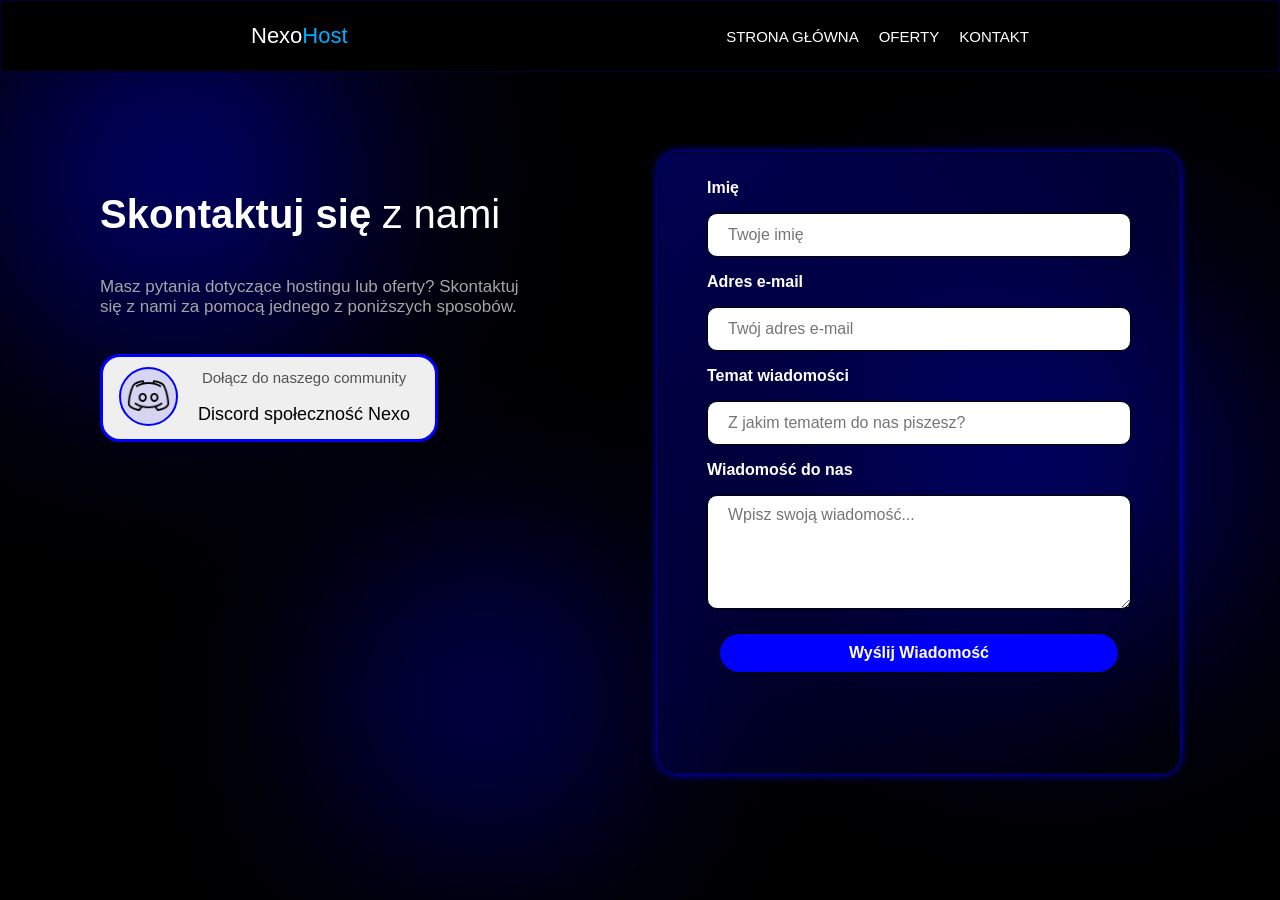
<file: NexoHost/Kategorie/napisz.html>
<!DOCTYPE html>
<html lang="en">
<head>
    <meta charset="UTF-8">
    <meta name="viewport" content="width=device-width, initial-scale=1.0">
    <title>Document</title>
    <link rel="stylesheet" href="../style.css">
</head>
<body>
    <div class="cien cien1"></div>
    <div class="cien cien2"></div>
    <div class="cien-v2 cien3"></div>
    <header>
        <p class="nazwa">Nexo<span class="kolor">Host</span></p>
        <div class="navbar">
            <a class="przyciski" href="../index.html">STRONA GŁÓWNA</a>
            <a class="przyciski" href="oferty.html">OFERTY</a>
            <a class="przyciski" href="napisz.html">KONTAKT</a>
        </div>
    </header>
    <main>
        <div class="kontakt-kategoria">
            <div class="panele">

                <p class="tekst-skontaktuj">
                    <b>Skontaktuj się</b> z nami
                </p>
                <p class="tekst-informacja">
                    Masz pytania dotyczące hostingu lub oferty? Skontaktuj <br>
                    się z nami za pomocą jednego z poniższych sposobów.
                </p>

                
                    <button class="kontakt-discord">
                        <div class="panel">

                            <div>
                            <img class="ikona" src="../assets/icons8-discord-50.png" alt="">
                            </div>

                            <div class="opis-panelu">
                                <p class="nasze-community">
                                Dołącz do naszego community
                                </p>
                                <p class="nasza-spolecznosc">
                                Discord społeczność Nexo
                                </p>
                            </div>

                        </div>
                        
                        
                    </button>
                
            </div>
        <div class="napisz-wiadomosc">
            
            <div class="kontakt">

                <p class="pytanie">Imię</p>

                <div class="kafelek">
                    <input type="Name" placeholder="Twoje imię">
                </div>
                
            </div>
            
            <div class="kontakt">

                <p class="pytanie">Adres e-mail</p>

                <div class="kafelek">
                    <input type="Email" placeholder="Twój adres e-mail">
                </div>
                
            </div>
            
            <div class="kontakt">

                <p class="pytanie">Temat wiadomości</p>

                <div class="kafelek">
                    <input type="text" placeholder="Z jakim tematem do nas piszesz?">
                </div>
                
            </div>
            
            <div class="kontakt">

                <p class="pytanie">Wiadomość do nas</p>

                <div class="kafelek">
                    <textarea name="Wiadomosc" id="Wiadomosc" placeholder="Wpisz swoją wiadomość..."></textarea>
                </div>
                
            </div>
        
                <button class="submit">Wyślij Wiadomość</button>
                       
        </div>     
        </div>
        
    </main>
</body>
</html>
</file>
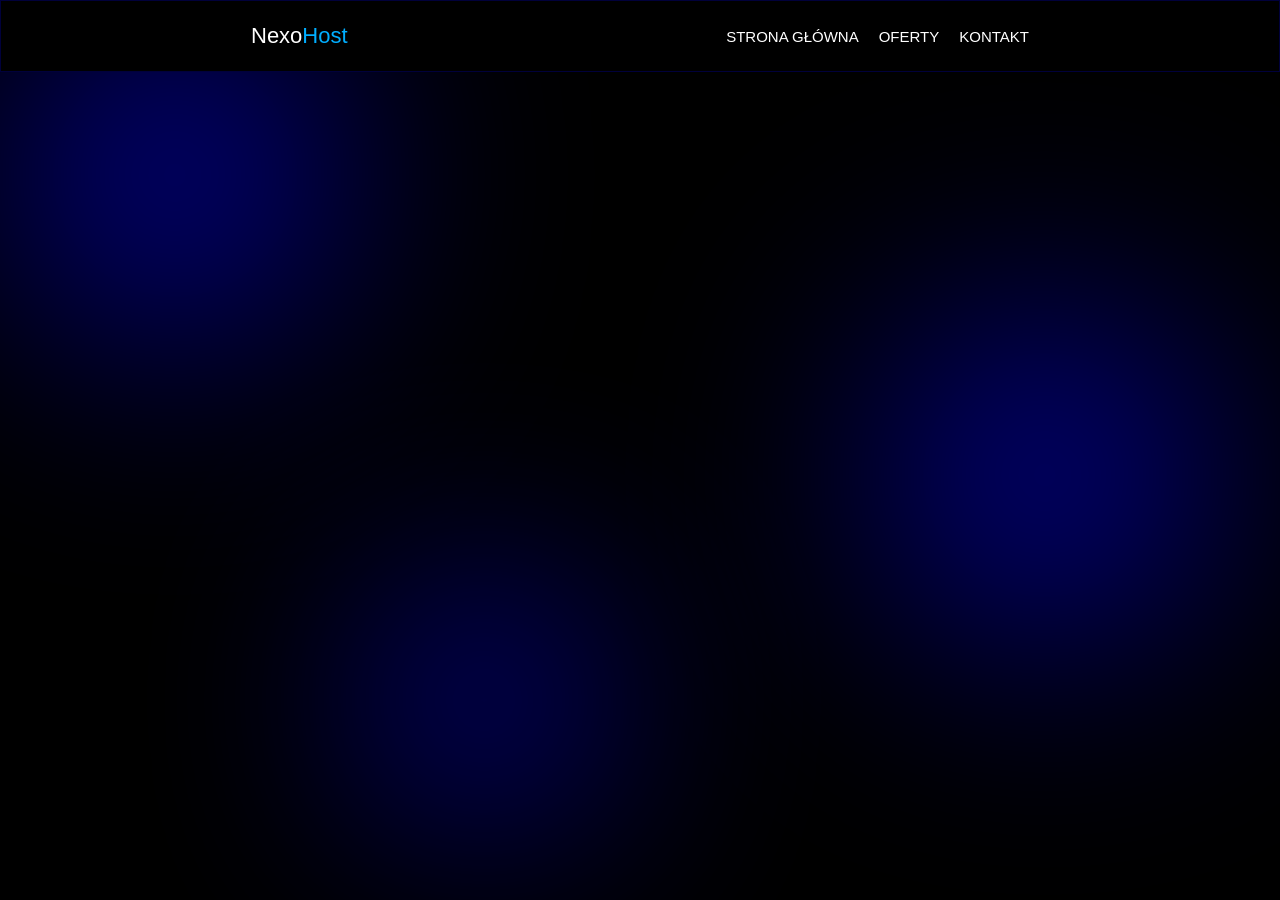
<file: NexoHost/Kategorie/oferty/discord.html>
<!DOCTYPE html>
<html lang="en">
<head>
    <meta charset="UTF-8">
    <meta name="viewport" content="width=device-width, initial-scale=1.0">
    <title>Document</title>
    <link rel="stylesheet" href="../../style.css">
</head>
<body>
    <div class="cien cien1"></div>
    <div class="cien cien2"></div>
    <div class="cien-v2 cien3"></div>
    <header>
        <p class="nazwa">Nexo<span class="kolor">Host</span></p>
        <div class="navbar">
            <a class="przyciski" href="../../index.html">STRONA GŁÓWNA</a>
            <a class="przyciski" href="../oferty.html">OFERTY</a>
            <a class="przyciski" href="../napisz.html">KONTAKT</a>
        </div>
    </header>
</body>
</html>
</file>
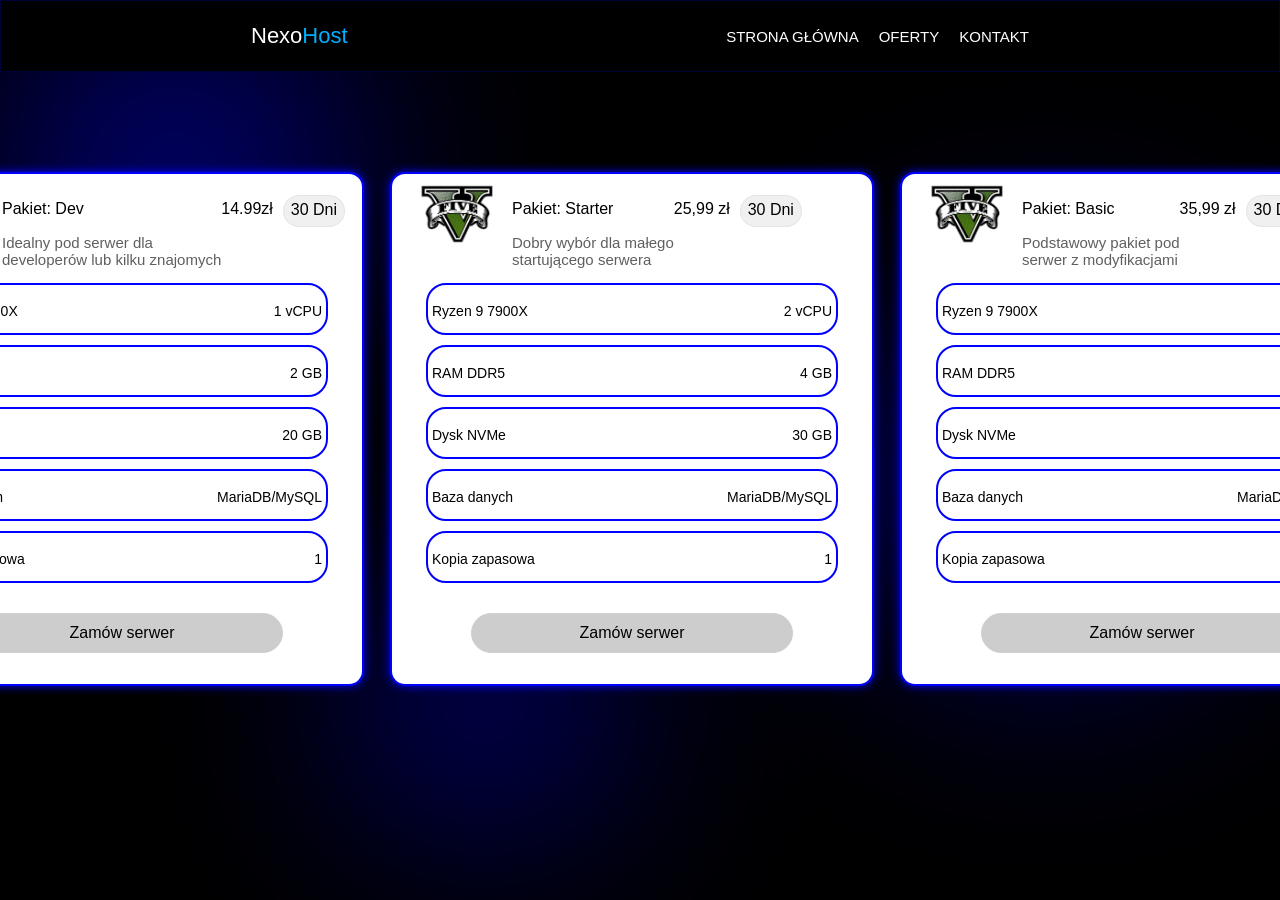
<file: NexoHost/Kategorie/oferty/gta.html>
<!DOCTYPE html>
<html lang="en">
<head>
    <meta charset="UTF-8">
    <meta name="viewport" content="width=device-width, initial-scale=1.0">
    <title>Document</title>
    <link rel="stylesheet" href="../../style.css">
</head>
<body>
    <div class="cien cien1"></div>
    <div class="cien cien2"></div>
    <div class="cien-v2 cien3"></div>
    <header>
        <p class="nazwa">Nexo<span class="kolor">Host</span></p>
        <div class="navbar">
            <a class="przyciski" href="../../index.html">STRONA GŁÓWNA</a>
            <a class="przyciski" href="../oferty.html">OFERTY</a>
            <a class="przyciski" href="../napisz.html">KONTAKT</a>
        </div>
    </header>
    <main>
        <div class="specyfikacje">
            <div class="specyfikacja-serwera-gta">
                
                <div class="box">
                    <div class="gorny-opis">
                        <img class="logo-gta" src="../../assets/GTA-5-Emblem.png" alt="">
                    
                        <div class="opis-pakietu">
                            <p>Pakiet: Dev</p>
                            <p class="opis-pod-pakietem">Idealny pod serwer dla <br> developerów  lub kilku znajomych</p>
                        </div>
                        
                        <div class="cena-pakietu">
                            <p>14.99zł</p>
                            <p class="ilosc-dni">30 Dni</p>
                        </div>
                    </div>
                    <div class="specyfikacje-serwera">
                        <div class="czesci">
                            <p>Ryzen 9 7900X</p>
                            <p>1 vCPU</p>
                        </div>
                        <div class="czesci">
                            <p>RAM DDR5</p>
                            <p>2 GB</p>
                        </div>
                        <div class="czesci">
                            <p>Dysk NVMe</p>
                            <p>20 GB</p>
                        </div>
                        <div class="czesci">
                            <p>Baza danych</p>
                            <p>MariaDB/MySQL</p>
                        </div>
                        <div class="czesci">
                            <p>Kopia zapasowa</p>
                            <p>1</p>
                        </div>  
                        <div>
                            <a class="zamow" href="">Zamów serwer</a>
                        </div>
                    </div>
                </div>
                
                <div class="box">
                    <div class="gorny-opis">
                        <img class="logo-gta" src="../../assets/GTA-5-Emblem.png" alt="">
                    
                        <div class="opis-pakietu">
                            <p>Pakiet: Starter</p>
                            <p class="opis-pod-pakietem">Dobry wybór dla małego <br> startującego serwera</p>
                        </div>
                        
                        <div class="cena-pakietu">
                            <p>25,99 zł</p>
                            <p class="ilosc-dni">30 Dni</p>
                        </div>
                    </div>
                    <div class="specyfikacje-serwera">
                        <div class="czesci">
                            <p>Ryzen 9 7900X</p>
                            <p>2 vCPU</p>
                        </div>
                        <div class="czesci">
                            <p>RAM DDR5</p>
                            <p>4 GB</p>
                        </div>
                        <div class="czesci">
                            <p>Dysk NVMe</p>
                            <p>30 GB</p>
                        </div>
                        <div class="czesci">
                            <p>Baza danych</p>
                            <p>MariaDB/MySQL</p>
                        </div>
                        <div class="czesci">
                            <p>Kopia zapasowa</p>
                            <p>1</p>
                        </div>  
                        <div>
                            <a class="zamow" href="">Zamów serwer</a>
                        </div>
                    </div>
                </div>

                                <div class="box">
                    <div class="gorny-opis">
                        <img class="logo-gta" src="../../assets/GTA-5-Emblem.png" alt="">
                    
                        <div class="opis-pakietu">
                            <p>Pakiet: Basic</p>
                            <p class="opis-pod-pakietem">Podstawowy pakiet pod <br> serwer z modyfikacjami</p>
                        </div>
                        
                        <div class="cena-pakietu">
                            <p>35,99 zł</p>
                            <p class="ilosc-dni">30 Dni</p>
                        </div>
                    </div>
                    <div class="specyfikacje-serwera">
                        <div class="czesci">
                            <p>Ryzen 9 7900X</p>
                            <p>3 vCPU</p>
                        </div>
                        <div class="czesci">
                            <p>RAM DDR5</p>
                            <p>6 GB</p>
                        </div>
                        <div class="czesci">
                            <p>Dysk NVMe</p>
                            <p>40 GB</p>
                        </div>
                        <div class="czesci">
                            <p>Baza danych</p>
                            <p>MariaDB/MySQL</p>
                        </div>
                        <div class="czesci">
                            <p>Kopia zapasowa</p>
                            <p>1</p>
                        </div>  
                        <div>
                            <a class="zamow" href="">Zamów serwer</a>
                        </div>
                    </div>
                </div>
            </div>
        </div>
    </main>
</body>
</html>
</file>
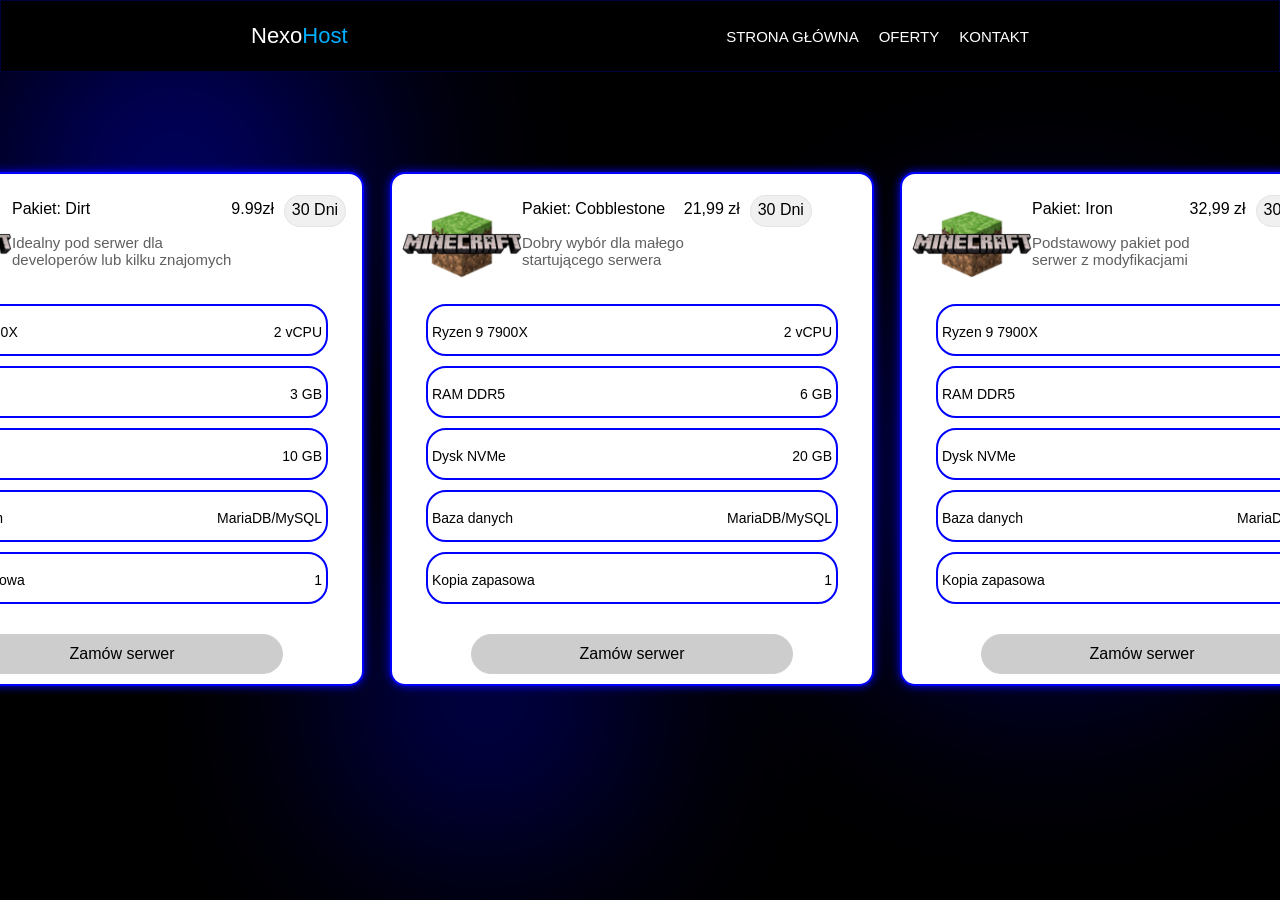
<file: NexoHost/Kategorie/oferty/minecraft.html>
<!DOCTYPE html>
<html lang="en">
<head>
    <meta charset="UTF-8">
    <meta name="viewport" content="width=device-width, initial-scale=1.0">
    <title>Document</title>
    <link rel="stylesheet" href="../../style.css">
</head>
<body>
    <div class="cien cien1"></div>
    <div class="cien cien2"></div>
    <div class="cien-v2 cien3"></div>
    <header>
        <p class="nazwa">Nexo<span class="kolor">Host</span></p>
        <div class="navbar">
            <a class="przyciski" href="../../index.html">STRONA GŁÓWNA</a>
            <a class="przyciski" href="../oferty.html">OFERTY</a>
            <a class="przyciski" href="../napisz.html">KONTAKT</a>
        </div>
    </header>
    <main>
        <div class="specyfikacje">
            <div class="specyfikacja-serwera-gta">
                
                <div class="box">
                    <div class="gorny-opis">
                        <img class="logo-minecraft" src="../../assets/minecrfat-removebg-preview.png" alt="">
                    
                        <div class="opis-pakietu">
                            <p>Pakiet: Dirt</p>
                            <p class="opis-pod-pakietem">Idealny pod serwer dla <br> developerów  lub kilku znajomych</p>
                        </div>
                        
                        <div class="cena-pakietu">
                            <p>9.99zł</p>
                            <p class="ilosc-dni">30 Dni</p>
                        </div>
                    </div>
                    <div class="specyfikacje-serwera">
                        <div class="czesci">
                            <p>Ryzen 9 7900X</p>
                            <p>2 vCPU</p>
                        </div>
                        <div class="czesci">
                            <p>RAM DDR5</p>
                            <p>3 GB</p>
                        </div>
                        <div class="czesci">
                            <p>Dysk NVMe</p>
                            <p>10 GB</p>
                        </div>
                        <div class="czesci">
                            <p>Baza danych</p>
                            <p>MariaDB/MySQL</p>
                        </div>
                        <div class="czesci">
                            <p>Kopia zapasowa</p>
                            <p>1</p>
                        </div>  
                        <div>
                            <a class="zamow" href="">Zamów serwer</a>
                        </div>
                    </div>
                </div>
                
                <div class="box">
                    <div class="gorny-opis">
                        <img class="logo-minecraft" src="../../assets/minecrfat-removebg-preview.png" alt="">
                    
                        <div class="opis-pakietu">
                            <p>Pakiet: Cobblestone</p>
                            <p class="opis-pod-pakietem">Dobry wybór dla małego <br> startującego serwera</p>
                        </div>
                        
                        <div class="cena-pakietu">
                            <p>21,99 zł</p>
                            <p class="ilosc-dni">30 Dni</p>
                        </div>
                    </div>
                    <div class="specyfikacje-serwera">
                        <div class="czesci">
                            <p>Ryzen 9 7900X</p>
                            <p>2 vCPU</p>
                        </div>
                        <div class="czesci">
                            <p>RAM DDR5</p>
                            <p>6 GB</p>
                        </div>
                        <div class="czesci">
                            <p>Dysk NVMe</p>
                            <p>20 GB</p>
                        </div>
                        <div class="czesci">
                            <p>Baza danych</p>
                            <p>MariaDB/MySQL</p>
                        </div>
                        <div class="czesci">
                            <p>Kopia zapasowa</p>
                            <p>1</p>
                        </div>  
                        <div>
                            <a class="zamow" href="">Zamów serwer</a>
                        </div>
                    </div>
                </div>

                                <div class="box">
                    <div class="gorny-opis">
                        <img class="logo-minecraft" src="../../assets/minecrfat-removebg-preview.png" alt="">
                    
                        <div class="opis-pakietu">
                            <p>Pakiet: Iron</p>
                            <p class="opis-pod-pakietem">Podstawowy pakiet pod <br> serwer z modyfikacjami</p>
                        </div>
                        
                        <div class="cena-pakietu">
                            <p>32,99 zł</p>
                            <p class="ilosc-dni">30 Dni</p>
                        </div>
                    </div>
                    <div class="specyfikacje-serwera">
                        <div class="czesci">
                            <p>Ryzen 9 7900X</p>
                            <p>3 vCPU</p>
                        </div>
                        <div class="czesci">
                            <p>RAM DDR5</p>
                            <p>8 GB</p>
                        </div>
                        <div class="czesci">
                            <p>Dysk NVMe</p>
                            <p>30 GB</p>
                        </div>
                        <div class="czesci">
                            <p>Baza danych</p>
                            <p>MariaDB/MySQL</p>
                        </div>
                        <div class="czesci">
                            <p>Kopia zapasowa</p>
                            <p>1</p>
                        </div>  
                        <div>
                            <a class="zamow" href="">Zamów serwer</a>
                        </div>
                    </div>
                </div>
            </div>
        </div>
    </main>
</body>
</html>
</file>
<file: Aura HeadPhones/style.css>
body {
    background-color: black;
    margin: 0 auto;
}

header {
    position: fixed;
    top: 0;
    z-index: 1000;
    background-color: rgba(0, 0, 0, 0.938);
    width: 100%;
    left: 0;
    height: auto;
    border-bottom: 1px solid rgba(128, 128, 128, 0.219)
}

a {
    text-decoration: none;
    color: white;
    font-family: 'Inter', sans-serif;
}

.ikona-domek {
    border: 2px solid gray;
    border-radius: 50%;
    background-color: gray;
    padding: 5px;
    width: 22px;
    height: 22px;
    transition: border 0.5s ease;
}

.navbar {
    display: flex;
    align-items: center;
    gap: 20px;
    justify-content: center;
    border: 1px solid gray;
    border-radius: 50px;
    width: 530px;
    height: 50px;
    padding: 5px;
    margin: 0 auto;
}

.przycisk {
    display: flex;
    align-items: center;
    justify-content: center;
    gap: 10px;
    border: 1px solid rgba(128, 128, 128, 0);
    padding: 5px;
    border-radius: 50px;
    transition: border 0.7s ease, background-color 0.5s ease;
}

.przycisk:hover {
    border: 1px solid gray;
    background-color: gray;
}

.przycisk:hover .ikona-domek {
    border: 2px solid white;
}

.przyciski {
    transition: transform 0.5s ease;
}

.przyciski:hover {
    transform: translateY(-3px);
}

.nazwa {
    color: white;
    font-family: 'Inter', sans-serif;
    font-weight: 600;
    font-size: 35px;
}

.gorna-czesc {
    display: flex;
    align-items: center;
    justify-content: space-evenly;
    padding-left: 30px;
    padding-right: 30px;
}

.przycisk-aplikacji {
    font-size: 20px;
    border: 1px solid gray;
    padding: 10px;
    display: flex;
    align-items: center;
    border-radius: 50px;
    gap: 10px;
    transition: background-color 0.5s ease;
}

.przycisk-aplikacji:hover {
    background-color: gray;
}

.przycisk-aplikacji:hover .ikonka-strzalka {
    border: 2px solid white;
}

.ikonka-strzalka {
    border: 2px solid gray;
    border-radius: 50%;
    padding: 5px;
    transition: border 0.5s ease;
}

.przycisk-ai {
    border: 1px solid gray;
    background-color: gray;
    padding: 10px;
    border-radius: 50px;
    transition: background-color 0.5s ease, border 0.5s ease;
}

.przycisk-ai:hover {
    background-color: rgb(104, 104, 104);
    border: 1px solid rgb(104, 104, 104);
}

.odkryj-oferte {
    width: 250px;
}

.poczuj {
    background: linear-gradient(90deg, white, gray);
    background-clip: text;
    -webkit-background-clip: text;
    -webkit-text-fill-color: transparent;
    font-size: 55px;
    font-family: 'Inter', sans-serif;
    font-weight: 600;
    width: fit-content;
    margin-top: 130px;
    margin-bottom: auto;
}

.jakosc {
    color: rgb(160, 160, 160);
    font-family: 'Inter', sans-serif;
    font-size: 19px;
}

.opis-glowny {
    margin-left: 100px;
    margin-right: auto;
    margin-top: 140px;
    margin-bottom: auto;
    display: flex;
    flex-direction: column;
}

.kobieta {
    width: 700px;
    height: 600px;
    margin-top: 130px;
    margin-bottom: auto;
    margin-left: auto;
    margin-right: 100px;
    border: 1px solid rgba(0, 0, 0, 0);
    border-radius: 30%;
}

.strona-glowna {
    display: flex;
    justify-content: space-between;
    align-items: center;
}

.cien {
    width: 200px;
    height: 200px;
    position: absolute;
    background: white;
    filter: blur(120px);
    opacity: 0.5;
    z-index: -1;
}

.cien1 {
    width: 200px; 
    height: 200px;
    top: 550px;
    left: 500px;
}

.cien2 {
    width: 230px;
    height: 230px;
    top: 200px;
    right: 200px;
}

.cien3 {
    top: 150px;
    left: 150px;
}

.sekcja-glowna {
    border: 1px solid rgba(128, 128, 128, 0.267);
    padding: 10px;
    padding-bottom: 40px;
    
}

.sekcja-zakup {
    padding: 130px;
    border: 1px solid rgba(128, 128, 128, 0.267);
}

.zakup {
    border: 1px solid gray; 
    border-radius: 50px;
    width: 1200px;
    height: auto;
    margin: 0 auto;
    color: white;
    font-family: 'Inter', sans-serif;
    display: flex;
    justify-content: space-between;
    align-items: center;
    padding-top: 40px;
    padding-bottom: 40px;
    box-shadow: 0 0 10px gray;
    background-color: black;
}

.sluchawki {
    width: 500px;
    height: 500px;
}

.opis-sluchawek {
    margin-left: auto;
    margin-right: 50px;
    display: flex;
    flex-direction: column;
    align-items: center;
    gap: 15px;
}

.opis-sluchawek p {
    margin: 0;
}

.nazwa-sluchawek {
    font-weight: 600;
    font-size: 30px;
}

.kup-teraz {
    width: 350px;
    height: 30px;
    font-size: 20px;
    border-radius: 20px;
    cursor: pointer;
    background-color: rgb(158, 158, 158);
    transition: box-shadow 0.5s ease, background-color 0.5s ease;
    border: none;
}


.kup-teraz:hover {
    box-shadow: 0 0 10px gray;
    background-color: gray;
}

ul {
    list-style: none;
}

.specyfikacja {
    border: 1px solid gray;
    padding: 5px;
    border-radius: 10px;
    display: flex;
    align-items: center;
    gap: 10px;
    box-shadow: 0 0 5px white;
    transition: box-shadow 0.5s ease;
    cursor: pointer;
}

.specyfikacja:hover {
    box-shadow: 0 0 10px white;
}

.lista {
    display: flex;
    flex-direction: column;
    gap: 13px;
}

.dostawa {
    color: green;
}

.szary {
    color: rgb(160, 160, 160);
}

.cena {
    font-size: 25px;
}

.cien4 {
    top: 1350px;
    width: 200px;
    height: 200px;
    left: 500px;
}

.cien5 {
    top: 1100px;
    right: 100px;
}

.cien6 {
    top: 1000px;
}

.sekcja-kafelki {
    border: 1px solid rgba(128, 128, 128, 0.267);
    padding: 10px;
    color: white;
    font-family: 'Inter', sans-serif;
    padding: 100px;
    border-top: 1px solid transparent;
}

.kafelki {
    display: grid;
    grid-template-columns: repeat(2, 350px);
    gap: 50px;
    justify-content: center;
    padding-top: 50px;
}

.naglowek-kafelka {
    font-size: 20px;
}

.opis-kafelka {
    color: rgb(190, 190, 190);
}

.kafelek {
    border: 2px solid rgba(255, 255, 255, 0.514);
    height: 200px;
    width: 350px;
    padding-left: 20px;
    padding-top: 20px;
    font-size: 15px;
    border-radius: 15px;
    cursor: pointer;
    padding-bottom: 10px;
    box-sizing: border-box;
    overflow: hidden;
    position: relative;
    transition: box-shadow 0.5s ease;
    background-color: black;
}

.kafelek::before {
    content: "";
    background: white;
    top: 0;
    left: 0;
    width: 100%;
    height: 9px;
    position: absolute;
    opacity: 0;
    transition: opacity 0.5s ease;
}

.kafelek:hover::before {
    opacity: 1;
}

.kafelek:hover {
    box-shadow: 0 0 10px white;
}

.ikonka-kafelka {
    width: 35px;
    height: 35px;
}

.kropki {
    display: flex;
    gap: 10px;
}

.kropka {
    border: 1px solid rgba(255, 255, 255, 0);
    border-radius: 50%;
    width: 7px;
    height: 7px;
}

.kropka-1 {
    background: rgb(185, 185, 185);
}

.kropka-2 {
    background: rgb(141, 141, 141);
}

.kropka-3 {
    background: rgb(80, 80, 80);
}

.naglowek-sekcji-kafelki {
    display: flex;
    flex-direction: column;
    align-items: center;
    justify-content: center;
}

.wiecej-niz-dzwiek {
    background: linear-gradient(90deg, white, gray);
    background-clip: text;
    -webkit-background-clip: text;
    -webkit-text-fill-color: transparent;
}

.cien7 {
    top: 2200px;
    right: 400px;
    width: 230px;
    height: 230px;
}

.cien8 {
    top: 1700px;
    right: 100px;
    width: 220px;
    height: 220px;
}

.cien9 {
    left: 100px;
    top: 1800px;
    width: 250px;
    height: 250px;
}

.sekcja-stopka {
    border: 1px solid rgba(128, 128, 128, 0.267);
    padding: 10px;
    color: white;
    font-family: 'Inter', sans-serif;
    padding: 100px;
    border-top: 1px solid transparent; 

}

.stopka {
    border: 1px solid gray;
    border-radius: 20px;
    padding: 20px;
    display: flex;
    justify-content: space-evenly;
    height: auto;
    padding-bottom: 40px;
    box-shadow: 0 0 10px white;
    width: 75%;
    margin: 0 auto;
}

.media {
    display: flex;
    gap: 10px;
}

.ikona-media {
    width: 30px;
    height: 30px;
    transition: transform 0.5s ease;
}

.ikona-media:hover {
    transform: scale(1.1);
}

.naglowek-stopki {
    font-size: 28px;
    font-weight: 700;
}

.przyciski-stopka {
    display: flex;
    flex-direction: column;
    gap: 10px;
}

.a-stopka {
    transition: color 0.5s ease;
}

.a-stopka:hover {
    color: white;
}

main {
    font-family: 'Inter', sans-serif;
}

.naglowek-onas {
    font-size: 50px;
    margin-bottom: auto;
    font-weight: 700;
    margin-top: 10px;
}

.emocje {
    font-size: 40px;
    font-weight: 700;
    margin-top: 5px;
    margin-bottom: auto;
}

.opis-onas {
    color: white;
    
}

.wierzymy-onas {
    margin-top: 30px;
    font-size: 18px;
}

.onas-onas {
    font-weight: 700;
    margin-bottom: auto;
}

.glowne-onas {
    display: flex;
    justify-content: space-between;
    margin-top: 150px;
    align-items: center;
    padding: 20px;
    padding-right: 60px;
    padding-left: 60px;
    margin-bottom: auto;
}

.historia {
    border: 2px solid rgba(128, 128, 128, 0.267);
    border-radius: 20px;
    padding: 20px;
    color: white;
    display: flex;
    justify-content: space-between;
    padding-left: 80px;
    box-shadow: 0 0 10px gray;
    width: 88%;
    margin: 0 auto;
    height: auto;
    margin-top: 60px;
    margin-bottom: auto;
}


.pasja-onas {
    font-size: 35px;
    font-weight: 700;
    margin-top: 7px;
    margin-bottom: auto;
    
}

.nasza-historia {
    margin-bottom: auto;
}

.narodzenie-aura {
    margin-top: 20px;
}

.rok {
    font-size: 22px;
    color: rgb(211, 211, 211);
    font-weight: 500;
    margin-bottom: auto;
}

.pomysl {
    font-size: 18px;
    margin-bottom: auto;
    margin-top: 10px;
}

.opis-pomyslu {
    color: rgb(170, 170, 170);
    margin-top: 10px;
}

.daty {
    display: flex;
    gap: 45px;
    z-index: 2;
    width: max-content;
}

.sluchawki-zdjecie {
    width: 440px;
    height: 430px;
    display: block;
    margin: 0;
    transform: translateX(-40px);
    z-index: 0;
    filter: brightness(80%);
    border-radius: 50%;
    border: 1px solid gray;
    box-shadow: 0 0 20px gray;
}

.wyroznia {
    border: 2px solid rgba(128, 128, 128, 0.267);
    border-radius: 20px;
    padding: 25px;
    color: white;
    display: flex;
    justify-content: space-evenly;
    margin-bottom: auto;
    margin: 50px auto 0;
    box-shadow: 0 0 10px gray;
    width: 80%;
}

.detal-onas {
    color: gray;
    font-size: 20px;
}

.przyciski-wyroznione {
    border: 2px solid gray;
    border-radius: 20px;
    padding: 10px;
    display: flex;
    box-shadow: 0 0 5px white;
    margin-top: 35px;
}

.zdjecie-wyroznione {
    width: 50px;
    height: 45px;
}

.box-wyroznienia {
    display: flex;
    align-items: center;
    gap: 20px;
    padding: 10px;
    height: 100px;
    width: 300px;
}

.naglowek-wyroznien {
    font-size: 20px;
    font-weight: 700;
    margin-bottom: auto;
}

.opis-wyroznien {
    color: rgb(179, 179, 179);
    margin-top: 10px;
    flex-shrink: 0;
}

.kafelki-wyroznione {
    display: flex;
    gap: 20px;
}

.nad-wyroznieniem {
    display: flex;
    justify-content: space-between
}

.lewo-wyroznienia {
    display: flex;
    flex-direction: column;
}

@media (max-width: 1560px) {
    .wyroznia {
        display: grid;
        grid-template-columns: repeat(2, 90%);
    }

}

.menu-kontaktowe {
    display: flex;
    flex-direction: column;
    gap: 20px;
    border: 2px solid gray;
    height: auto ;
    width: 500px;
    padding-top: 110px;
    padding-bottom: 60px;
    border-radius: 20px;
    box-shadow: 0 0 10px gray;
    margin-bottom: auto;
    background-color: black;
}

.pole-kontaktowe {
    width: 400px;
    height: 40px;
    font-size: 18px;
    padding: 5px;
    border-radius: 20px;
    color: white;
    background-color: rgb(92, 91, 91);
}

.pole-kontaktowe::placeholder {
    color: white;
}

.pole-wiadomosciowe {
    font-family: 'Inter', sans-serif;
    height: 120px;
    padding-top: 20px;
}

input, textarea {
    border: none;
    outline: none;
}

textarea {
    resize: vertical;
}

.naglowek-pola {
    color: white;
    margin-top: 3px;
    font-size: 19px; 
}

.kafelek-na-wiadomosc {
    display: flex;
    flex-direction: column; 
    margin: 0 auto;
}

.submit {
    width: 400px;
    height: 50px;
    font-size: 20px;
    border-radius: 20px;
    margin: 0 auto;
    background-color: white;
    color: black;
    border: 1px solid black;
    transition: background-color 0.5s ease, border 0.5s ease;
    cursor: pointer;
    margin-top: 50px;
}

.submit:hover {
    background-color: rgb(156, 156, 156);
    border: 1px solid gray;
}

.skontaktuj-z-nami {
    color: white;
    font-size: 30px;
    margin: 0 auto;
    position: relative;
    top: -50px;
    font-weight: 600;
    background: linear-gradient(90deg, white, gray);
    background-clip: text;
    -webkit-background-clip: text;
    -webkit-text-fill-color: transparent;
}

.kontaktowanie-aura {
    display: flex;
    gap: 50px;
    margin-top: 200px;
    justify-content: center;
    align-items: flex-start;
}

.kafelki-kontaktowe {
    display: flex;
    flex-direction: column;
    gap: 20px;
}

.kafelek-kontaktowy {
    color: white;
    border: 2px solid gray;
    background-color: black;
    border-radius: 15px;
    width: 300px;
    padding: 15px;
}

.napisz-wiadomosc {
    font-size: 20px;
    font-weight: 600;
}

.kontakt-opis {
    font-size: 17px;
}

.ikonka-kontakt { 
    width: 30px;
    height: 30px;
}
</file>
<file: CandyRP/style.css>
body {
    margin: 0 auto;
    background-color: black;
    color: white;
    font-family: 'Inter', sans-serif;
}

a {
    text-decoration: none;
    color: rgb(253, 252, 252);
}

.circle-shadow {
    background: rgb(255, 196, 0);
    border-radius: 50%;
    filter: blur(120px);
    position: absolute;
    opacity: 0.5;
    z-index: -1;
    width: 200px;
    height: 200px;
}

.flash-1 {
    top: 490px;
    left: 100px;
}

.flash-2 {
    top: 200px;
    right: 800px;
}

.flash-3 {
    top: 500px;
    right: 100px;
}

.flash-4 {
    top: 1100px;
    right: 100px;
}

.flash-5 {
    top: 1300px;
    left: 600px;
}

.flash-6 {
    top: 2000px;
    left: 300px;
}

.flash-7 {
    top: 1700px;
    right: 300px;
}

.logo {
    width: 80px;
    height: 55px;
}

.navbar {
    display: flex;
    align-items: center;
    justify-content: space-evenly;
    gap: 10px;
    border: 1px solid rgba(255, 187, 0, 0.11);
    box-shadow: 0 0 5px orange;
    padding: 10px;
    padding-left: 40px;
    padding-right: 40px;
    background-color: black;
    position: fixed;
    width: 100%;
    top: 0;
    z-index: 1000;
    box-sizing: border-box;
}

.navbar-buttons {
    font-size: 17px;
    display: flex;
    gap: 20px;
    font-family: 'Outfit', sans-serif;
    font-weight: 600;
    letter-spacing: -0.3px;
}

.under-page-button {
    border: 2px solid rgba(255, 255, 0, 0);
    border-radius: 20px;
    padding: 7px;
    transition: border 0.5s ease, background-color 0.5s ease, transform 0.2s ease, box-shadow 0.5s ease; 
}

.under-page-button:hover {
    border: 2px solid rgba(255, 174, 0, 0.603);
    background-color: rgba(255, 208, 0, 0.192);
    transform: translateY(-2px);
    box-shadow: 0px 0px 20px rgba(255, 166, 0, 0.37);
}

.button-join {
    outline: none;
    padding: 7px;
    padding-left: 15px;
    padding-right: 15px;
    font-size: 17px;
    border-radius: 11px;
    font-family: 'Outfit', sans-serif;
    font-weight: 600;
    letter-spacing: -0.3px;
    background-color: orange;
    border: 1px solid orange;
    cursor: pointer;
    transition: background-color 0.5s ease, transform 0.2s ease, box-shadow 0.2s ease;
}

.button-join:hover {
    transform: translateY(-2px);
    box-shadow: 0 0 10px orange;
}

.cards-owner-candyrp {
    display: flex;
    gap: 20px;
    align-items: center;
    justify-content: center;
    margin-top: 110px;
}

.card-owner {
    display: flex;
    align-items: center;
    border: 2px solid orange;
    width: 170px;
    height: 40px;
    border-radius: 20px;
    font-size: 10px;
    padding: 7px;
    padding-left: 20px;
    gap: 15px;
    cursor: pointer;
    transition: box-shadow 0.5s ease; 
    flex-shrink: 0;
    font-weight: 600;
    background-color: black;
    position: relative;
}

.card-owner:hover {
    box-shadow: inset 7px 0 0 orange, 0 0 10px orange;
}

.logo-owner {
    width: 40px;
    height: 40px;
    border-radius: 50%;
    border: 2px solid orange;
    box-shadow: 0 0 5px orange;
    flex-shrink: 0;
}

.circle-owner {
    border: 2px solid orange;
    background: rgba(255, 166, 0, 0.664);
    width: 10px;
    height: 10px;
    border-radius: 50%;
    position: absolute;
    right: 20px;
    top: 10px;
    margin-bottom: 25px;
    box-shadow: 0 0 10px orange;
    animation: pulsowanie 2s infinite ease;
    flex-shrink: 0;
}

@keyframes pulsowanie {
    0%, 100%{
        transform: scale(1);
        box-shadow: 0 0 10px orange;
    }

    50% {
        transform: scale(1.2);
        box-shadow: 0 0 15px orange;
    }
}

.orange {
    color: orange;
}

.rank {
    margin-top: 5px;
    display: flex;
}

.owner {
    font-size: 14px;
    font-weight: 600;
    margin-bottom: auto;
}

.circle-adventure-border {
    border: 1px solid transparent;
    width: 20px;
    height: 20px;
    border-radius: 50%;
    background: rgba(255, 166, 0, 0.356);
    display: flex;
    align-items: center;
    justify-content: center;
    box-shadow: 0 0 5px orange;
}

.circle-adventure {
    background: orange;
    width: 12px;
    height: 12px;
    position: absolute;
    border-radius: 50%;
}

.adventure {
    display: flex;
    align-items: center;
    gap: 10px;
    color: orange;
    font-weight: 600;
    font-size: 15px;
    margin-top: 80px;
    margin-bottom: auto;
}

.adventure-content {
    justify-content: center;
}

.main-content {
    display: flex;
    justify-content: center;
    align-items: center;
}

.name-server {
    font-size: 110px;
    font-weight: 700;
    font-family: 'Outfit', sans-serif;
    margin-top: -15px;
    margin-bottom: auto;
    text-align: center;
}

.description {
    font-size: 21px;
    margin-top: 10px;
    color: rgb(204, 204, 204);
    text-align: center;
}

.buttons-content {
    display: flex;
    align-items: center;
    justify-content: center;
    gap: 20px;
}

.button-content {
    color: white;
    font-size: 18px;
    border-radius: 20px;
    padding: 10px;
    padding-left: 20px;
    padding-right: 20px;
    cursor: pointer;
    display: flex;
    align-items: center;
    gap: 5px;
    font-weight: 600;
    font-family: 'Outfit', sans-serif;
}

.discord {
    background-color: #5865F2;
    border: 1px solid #5865F2;
    transition: box-shadow 0.5s ease;
}

.discord:hover {
    box-shadow: 0 0 20px #5865F2;
}

.join-server {
    background-color: rgb(255, 145, 0);
    border: 1px solid rgb(255, 145, 0);
    color: black;
    transition: box-shadow 0.5s ease;
}

.join-server:hover {
    box-shadow: 0 0 20px rgb(255, 145, 0);
}

.discord-icon {
    width: 35px;
}

.forward {
    width: 35px;
}

.tiles {
    display: flex;
    gap: 30px;
}

.tile {
    display: flex;
    align-items: center;
    gap: 15px;
    border: 4px solid orange;
    border-radius: 20px;
    padding: 15px;
    background-color: black;
    margin-top: 50px;
}

.code-icon {
    width: 40px;
    height: 45px;
}

.tile-title {
    color: orange;
    font-size: 18px;
    font-weight: 600;
}

.title-description {
    color: rgb(168, 168, 168);
}

.circle-tile {
    display: flex;
    gap: 12px;
}

.mini-circle-tile {
    background: rgba(255, 166, 0, 0.61);
    width: 12px;
    height: 12px;
    border-radius: 50%;
    box-shadow: 0 0 5px orange;
}

.circle-2 {
    background: rgba(255, 166, 0, 0.788);
}

.circle-3 {
    background: orange;
}

.how-to-play-description {
    display: flex;
    flex-direction: column;
    justify-content: center;
    align-items: center;
}

.how-to-play-title {
    font-size: 40px;
    font-weight: 600;
    font-family: 'Outfit', sans-serif;
    margin-top: 5px;
}

.adventure-how-to-play {
    margin-top: 130px;
}

.how-to-play-steps {
    font-family: 'Outfit', sans-serif;
    display: flex;
    gap: 30px;
}

.steps {
    border: 1px solid orange;
    width: 300px;
    border-radius: 15px;
    padding-left: 40px;
    padding-right: 40px;
    padding-top: 10px;
    padding-bottom: 10px;
    height: 240px;
    background-color: black;
}

.steps-title {
    display: flex;
    justify-content: space-between;
    align-items: center;
    gap: 20px;
    
}

.step-header {
    font-size: 15px;
    color: orange;
    font-weight: 600;
}

.step-number {
    border: 1px solid orange;
    padding: 5px;
    padding-left: 10px;
    padding-right: 10px;
    border-radius: 10px;
    font-size: 18px;
    background-color: rgba(255, 166, 0, 0.295);
    color: orange;
    font-weight: 900;
    box-shadow: 0 0 5px orange;
    font-family: 'Inter', sans-serif;
}

.steps-description-header {
    font-size: 23px;
    font-weight: 600;   
    margin-top: -3px;
}

.steps-description-text {
    color: rgb(216, 216, 216);
    font-size: 17px;
}

.steps-button {      
    color: black;
    display: inline-block;
    margin-top: 5px;
}

.section-under-page {
    display: flex;
    justify-content: center;
    flex-direction: column;
    align-items: center;
}

.offer-kards {
    display: grid;
    grid-template-columns: repeat(3, 340px);
    gap: 70px;
}

.offer-box {
    border: 1px solid rgba(128, 128, 128, 0.425);
    padding: 25px;
    width: 340px;
    border-radius: 15px;
    padding-left: 20px;
    padding-right: 20px;
    height: 160px;
    font-family: 'Outfit', sans-serif;
    background-color: black;
}

.offer-icon {  
    padding: 5px;
    border-radius: 10px;
    margin-bottom: auto;
    width: 25px;
}

.offer-title {
    font-size: 22px;
    font-weight: 600;
    margin-bottom: auto;
    margin-top: 10px;
}

.offer-description {
    font-size: 17px;
    color: rgb(211, 210, 210);
    margin-top: 15px;
}

.offer-button-f4 {
    border: 1px solid gray;
    padding: 4px;
    font-size: 16px;
    border-radius: 10px;
    background-color: rgba(128, 128, 128, 0.233);
}

.offer-command {
    border: 1px solid rgba(128, 128, 128, 0.205);
    color: orange;
    padding: 1px;
    font-size: 15px;
    border-radius: 5px;
    background-color: rgba(128, 128, 128, 0.164);
}

.target-icon {
    border: 1px solid rgba(255, 75, 75, 0.397);
    background-color: rgba(255, 90, 90, 0.336);
    box-shadow: 0 0 5px red;
}

.group-icon {
    border: 1px solid rgba(190, 133, 255, 0.637);
    background-color: rgba(190, 133, 255, 0.281);
    box-shadow: 0 0 5px purple;
}

.sword-icon {
    border: 1px solid rgb(0, 132, 255);
    background-color: rgba(0, 162, 255, 0.253);
    box-shadow: 0 0 5px rgb(0, 140, 255);
}

.coin-icon {
    border: 1px solid rgba(255, 208, 0, 0.527);
    background-color: rgba(255, 208, 0, 0.253);
    box-shadow: 0 0 5px rgb(255, 238, 0);
}

.gift-icon {
    border: 1px solid rgba(11, 128, 0, 0.555);
    background-color: rgba(0, 128, 0, 0.233);
    box-shadow: 0 0 5px green;
}

.car-icon {
    border: 1px solid rgba(0, 0, 255, 0.39);
    background-color: rgba(0, 0, 255, 0.233);
    box-shadow: 0 0 5px blue;
}

.help-box {
    border: 2px solid orange;
    width: 1000px;
    height: 200px;
    border-radius: 20px;
    box-shadow: 0 0 20px orange;
    font-family: 'Outfit', sans-serif;
    padding-left: 30px;
    padding-right: 30px;
    padding-top: 15px;
    padding-bottom: 15px;
    display: flex;
    align-items: center;
    justify-content: space-around;
    gap: 100px;
    
}

.help-title {
    font-size: 40px;
    font-weight: 700;
    margin-bottom: auto;
}

.help-description {
    font-size: 19px;
}

.button-help {
    margin-top: 40px;
}
</file>
<file: NexoHost/style.css>
body {
    margin: 0;
    background-color: black;
    animation: przyciemnienie 0.8s ease;
}

@keyframes przyciemnienie {
    0% {
        opacity: 0;
    }

    100% {
        opacity: 1;
    }
}

header {
    border: 1px solid rgba(4, 0, 255, 0.233);
    background-color: black;
    color: white;
    font-family: 'Inter', sans-serif;
    display: flex;
    justify-content: space-between;
    padding-left: 250px;
    padding-right: 250px;
}

.nazwa {
    font-size: 22px;
}

.navbar {
    display: flex;
    align-items: center;
    gap: 20px;
}

a {
    text-decoration: none;
    color: white;
}

.przyciski {
    font-size: 15px;
    transition: transform 0.4s ease, color 0.4s ease;
}

.przyciski:hover {
    transform: translateY(-3px);
    color: rgb(0, 174, 255);
}

.kolor {
    color: rgb(0, 174, 255);
}

.nazwa-glowna {
    animation: ukazanie 1s ease;
    animation-fill-mode: backwards;
}

.opisanie {
    animation: ukazanie1 1s ease;
    animation-fill-mode: backwards;
    animation-delay: 0.6s;
}

.glowny-opis {
    color: white;
    font-family: 'Inter', sans-serif;
    font-size: 45px;
    display: flex;
    align-items: center;
    text-align: center;
    margin-top: 200px;
    flex-direction: column;
    position: relative;
}

@keyframes ukazanie {
    0% {
        transform: translateY(-100px);
        opacity: 0;
    }

    100% {
        transform: translateY(0);
        opacity: 1;
    }
}

@keyframes ukazanie1 {
    0% {
        transform: translateX(-100px);
        opacity: 0;
    }

    100% {
        transform: translateX(0);
        opacity: 1;
    }
}

.glowny-opis::after {
    content: "";
    display: block;
    width: 200px;
    height: 4px;
    background-color: rgb(0, 174, 255);
    margin-top: -76px;
    border-radius: 30px;
    box-shadow: 0 0 20px blue;
    animation: ujawnienie 1s ease;
    animation-fill-mode: backwards;
    animation-delay: 0.7s;
}

@keyframes ujawnienie {
    0% {
        transform: translateY(100px);
        opacity: 0;
    }

    100% {
        transform: translateY(0);
        opacity: 1;
    }
}

.przyciski-opis {
    font-size: 18px;
    display: flex;
    gap: 20px;
    position: relative;
    z-index: 10;

}

.kliknij {
    border: 1px solid rgba(0, 0, 255, 0);
    border-radius: 20px;
    padding: 10px;
    background-color: blue;
    display: flex;
    align-items: center;
    gap: 10px; 
    transition: box-shadow 0.4s ease, background-color 0.4s ease, border 0.7s ease;
    animation: pojawienie 1s ease;
    animation-fill-mode: backwards;
    animation-delay: 1.2s;
}

@keyframes pojawienie {
    0% {
        transform: translateX(-100px);
        opacity: 0;
    }

    100% {
        transform: translateX(0);
        opacity: 1;
    }
}

.kliknij:hover {
    box-shadow: 0 0 20px rgba(0, 0, 255, 0.747);
    background-color: rgba(0, 0, 255, 0.747);
}

.play {
    width: 20px; 
    height: 20px;
}

.play2 {
    width: 30px; 
    height: 30px;
}

.kliknij-v2 {
    border: 1px solid rgba(255, 255, 255, 0);
    border-radius: 20px;
    display: flex;
    align-items: center;
    padding: 10px;
    background-color: rgb(255, 255, 255);
    color: black;
    gap: 10px;
    transition: box-shadow 0.4s ease, background-color 0.4s ease;
    animation: pojawienie1 1s ease;
    animation-fill-mode: backwards;
    animation-delay: 1.2s;
}

@keyframes pojawienie1 {
    0% {
        transform: translateX(100px);
        opacity: 0;
    }

    100% {
        transform: translateX(0);
        opacity: 1;
    }
}

.kliknij-v2:hover {
    box-shadow: 0 0 20px rgba(255, 255, 255, 0.815);
    background-color: rgba(255, 255, 255, 0.815);
}

.cien {
    position: absolute;
    width: 350px;
    height: 350px;
    border-radius: 50%;
    background: blue;
    filter: blur(120px);
    opacity: 0.5;
    z-index: -1;
}

.cien2 {
    top: 300px;
    right: 60px;
}

.cien-v2 {
    position: absolute;
    width: 200px;
    height: 200px;
    border-radius: 50%;
    background: blue;
    filter: blur(120px);
    opacity: 0.8;
    z-index: -1;
}

.cien3 {
    top: 600px;
    left: 30%;
}

.ikonka {
    width: 40px; 
    height: 40px;
    border: 1px solid blue;
    padding: 4px;
    border-radius: 50%;
    background-color: black;
    position: absolute;
    top: -25px;
    left: 143px;
}

.karty {
    display: grid;
    grid-template-columns: repeat(1, 330px);
    grid-template-rows: 200px 200px;
    gap: 80px;
    position: relative;
    width: calc(100% - 160px);
    margin: 0 auto;
    row-gap: 55px;
    z-index: 1;
    justify-content: space-between;
    grid-auto-flow: column;
    top: -260px;
    left: 120px;
}

.karta:nth-child(1) {
    animation: wyjscie 1s ease;
    animation-fill-mode: backwards;
}

.karta:nth-child(2) {
    animation: wyjscie 1s ease;
    animation-fill-mode: backwards;
    animation-delay: 0.3s;
}

.karta:nth-child(3) {
    animation: wyjscie1 1s ease;
    animation-fill-mode: backwards;
}

.karta:nth-child(4) {
    animation: wyjscie1 1s ease;
    animation-fill-mode: backwards;
    animation-delay: 0.3s;
}

@keyframes wyjscie {
    0% {
        transform: translateX(-140px);
        opacity: 0;
    }

    100% {
        transform: translateX(0px);
        opacity: 1;
    }
}

@keyframes wyjscie1 {
    0% {
        transform: translateX(140px);
        opacity: 0;
    }

    100% {
        transform: translateX(0px);
        opacity: 1;
    }
}

.karta {
    border: 1px solid rgba(0, 0, 255, 0.356);
    border-radius: 20px;
    width: 330px;
    height: 200px;
    display: flex;
    justify-content: center;
    align-items: center;
    text-align: center;
    flex-direction: column;
    color: white;
    font-family: 'Inter', sans-serif;
    font-weight: 700;
    background: linear-gradient(135deg, rgba(0, 0, 255, 0.322), rgba(0, 0, 0, 0.342));
    position: relative;
    transition: transform 0.4s ease, border 0.4s ease;
    cursor: pointer;
}

.karta:hover {
    transform: scale(1.02);
    border: 1px solid blue;
}

.tekst {
    font-weight: 500;
    color: rgb(182, 182, 182);
}

.karta-1 {
    right: 200px;
}
@media (max-width: 1000px) {
    .karty {
        grid-template-columns: 1fr;
    }
}

@media (max-width: 1600px) {
    .karty {
        left: 100px;
        width: calc(110% - 160px);
    }
}

@media (max-width: 1450px) {
    .karty {
        left: 75px;
        width: calc(115% - 160px);
    }
}

.produkty {
    display: grid;
    grid-template-columns: repeat(4, 300px);
    gap: 20px;
    justify-content: center;
    margin-top: 80px;
}

.produkty:has(.serwer:hover) .serwer:not(:hover) {
    filter: grayscale(100%);
}

.produkt-tlo {
    background-position: center;
    background-size: cover;
    background-repeat: no-repeat;
}

.serwer {
    border: 1px solid rgba(0, 0, 255, 0.048);
    width: 270px;
    height: 370px;
    border-radius: 20px;
    transition: transform 0.6s ease, filter 0.4s ease;
    font-family: 'Inter', sans-serif;
    color: white;
    font-size: 20px;
    font-weight: 600;
    display: flex;
    justify-content: flex-end;
    flex-direction: column;
    cursor: pointer;
}

.gta {
    background-image: url(assets/gta5-1662829149472.webp);
}

.minecraft {
    background-image: url(assets/minecraft.jpg);
}

.rust {
    background-image: url(assets/OIP\ \(10\).webp);
}

.discord {
    background-image: url(assets/discord.jpg);
}

.serwer:hover {
    transform: scale(1.02);
}

.servers {
    padding-left: 15px;
}

.cena {
    font-size: 18px;
}

b {
    color: white;
}

.pytania {
    border: 1px solid rgba(25, 0, 255, 0.219);
    color: rgb(236, 236, 236);
    font-family: 'Inter', sans-serif;
    width: 600px;
    padding: 15px;
    border-radius: 15px;
    box-shadow: 0 0 20px rgba(0, 0, 255, 0.253);
    position: relative;
    top: 200px;
    left: 120px;
    font-size: 18px;
    background-color: rgba(0, 0, 255, 0.11);
    font-weight: 600;
    cursor: pointer;
    
}

summary {
    color: white;
    transition: color 0.5s ease,;
}

details {
    interpolate-size: allow-keywords;
}

details::details-content {
    height: 0;
    overflow: hidden;
    transition: height 0.5s ease, content-visibility 0.5s ease allow-discrete;
}

details[open]::details-content {
    height: auto;
}

details[open] summary {
    color: blue;
}

summary {
    list-style: none;
}

.faq {
    display: flex;
    flex-direction: column;
    gap: 25px;
}

.odpowiedz {
    font-size: 16px; 
    color: white;
    font-weight: 500;
}

.zadawane-pytania {
    color: white;
    font-family: 'Inter', sans-serif;
    font-size: 40px;
}

.pytanie {
    color: rgb(168, 167, 167);
    font-family: 'Inter', sans-serif;
}

.tekst-po-prawej {
    text-align: left;
    width: 350px;
    margin: 0 auto;
    position: absolute;
    right: 160px;
    bottom: -160px;
}

.menu-btn {
    font-family: 'Inter', sans-serif;
    font-size: 18px;
    border: 1px solid white;
    border-radius: 20px;
    color: black;
    background-color: white;
    padding: 10px;
    position: relative;
    top: 20px;
    transition: background-color 0.5s ease, box-shadow 0.5s ease, border 0.5s ease;
    cursor: pointer;
}

.menu-btn:hover {
    background-color: rgba(255, 255, 255, 0.87);
    box-shadow: 0 0 20px rgba(255, 255, 255, 0.781);
    border: 1px solid rgba(255, 255, 255, 0.781);
}

@media (max-width: 2200px) {
    .faq {
        position: relative;
        left: 200px;
    }

    .tekst-po-prawej {
        position: relative;
        top: -150px;
        right: -460px;
    }
}

@media (max-width: 1650px) {
    .faq {
        position: relative;
        left: -5px;
    }
}

.logo-gta {
    width: 110px;
    height: 60px;
}

.specyfikacje {
    color: black;
}

.specyfikacja-serwera-gta {
    display: grid;
    grid-template-columns: repeat(3, 500px);
    gap: 10px;
    justify-content: center;
    align-items: center;
    position: relative;
    top: 100px;
}

.box {
    color: black;
    font-family: 'Inter', sans-serif;
    border: 2px solid blue;
    width: 460px;
    height: 490px;
    background-color: white;
    border-radius: 15px;
    padding-top: 20px;
    padding: 10px;
    box-shadow: 0 0 10px blue;
}

.gorny-opis {
    display: flex;
}

.opis-pod-pakietem {
    font-size: 15px;
    color: rgb(95, 95, 95);

}

.cena-pakietu {
    color: black;
    display: flex;
    gap: 10px;
}

.ilosc-dni {
    border: 1px solid rgba(192, 191, 191, 0.233);
    border-radius: 20px;
    background-color: rgba(179, 179, 179, 0.205);
    width: 50px;
    height: 20px;
    text-align: center;
    padding: 5px;
    position: relative;
    top: -5px;
}

.specyfikacje-serwera {
    display: flex;
    align-items: center;
    justify-content: center;
    flex-direction: column;
    gap: 10px;
}

.czesci {
    border: 2px solid blue;
    width: 400px;
    height: 40px;
    display: flex;
    justify-content: space-between;
    border-radius: 20px;
    font-size: 14px;
    padding: 4px;
}

.zamow {
    border: 1px solid rgb(207, 207, 207);
    background-color: rgb(206, 205, 205);
    border-radius: 20px;
    padding: 10px;
    display: flex;
    align-items: center;
    justify-content: center;
    position: relative;
    top: 20px;
    width: 300px;
    color: black;
    transition: box-shadow 0.5s ease, background-color 0.5s ease, border 0.5s ease;
}

.zamow:hover {
    background-color: rgb(173, 173, 173);
    border: 1px solid rgb(173, 173, 173);
    box-shadow: 0 0 5px black;
}

.stopka {
    border: 2px solid blue;
    background: linear-gradient(135deg, rgba(0, 0, 255, 0.322), rgba(0, 0, 0, 0.342));
    font-family: 'Inter', sans-serif;
    width: 90%;
    display: flex;
    justify-content: space-evenly;
    border-radius: 40px;
    color: rgb(211, 211, 211);
    margin: 0 auto;
    padding: 20px;
}

.informacje {
    display: flex;  
    gap: 20px;
    flex-direction: column;
}

.informacje a {
    color: rgb(211, 211, 211);
}

.firma-info {
    font-size: 17px;
    font-weight: 600;
    color: white;
}

.wybor {
    display: flex;
    flex-direction: column;
    gap: 20px;
}

.opcja {
    transition: color 0.5s ease;
}

.opcja:hover {
    color: white;
}

.logo-minecraft {
    width: 120px;
    height: 120px;
}

.napisz-wiadomosc {
    display: flex;
    flex-direction: column;
    align-items: center;
    color: white;
    border: 1px solid rgba(0, 0, 255, 0);
    background: linear-gradient(135deg, rgba(0, 0, 255, 0.322), rgba(0, 0, 0, 0.342));;
    width: 500px;
    height: auto;
    border-radius: 20px;
    padding: 10px;
    box-shadow: 0 0 10px blue;
    padding-bottom: 100px;  
    margin-left: auto;
    margin-right: 100px;
}

.kontakt {
    font-family: 'Inter', sans-serif;
}

textarea {
    font-family: 'Inter', sans-serif;
    border: 1px solid black;
    resize: vertical;
    width: 400px;
    height: 100px;
    font-size: 16px;
    padding-left: 20px;
    padding-top: 10px;
    border-radius: 10px;
}

textarea:focus {
    outline: none;
}

input {
    border: 1px solid black;
    border-radius: 10px;
    width: 400px;
    height: 40px;
    font-size: 16px;
    padding-left: 20px;
}

input:focus {
    outline: none;
}

.pytanie {
    font-weight: 600;
    color: white;
}

.submit {
    border: 1px solid black;
    width: 400px;
    height: 40px;
    font-size: 16px;
    margin-top: 20px;
    border-radius: 20px;
    background-color: blue;
    color: white;
    font-weight: 600;
    transition: background-color 0.5s ease, box-shadow 0.5s ease, border 0.5s ease;
    cursor: pointer;
}

.submit:hover {
    background-color: rgba(0, 0, 255, 0.603);
    box-shadow: 0 0 10px rgba(0, 0, 255, 0.603);
    border: 1px solid rgba(0, 0, 255, 0);
}

.tekst-skontaktuj {
    color: white;
    font-family: 'Inter', sans-serif;
    font-size: 40px;
}

.tekst-informacja {
    color: rgb(165, 165, 165);
    font-family: 'Inter', sans-serif;
    font-size: 17px;
}

.kontakt-kategoria {
    display: flex;
    justify-content: space-between;
    margin-top: 80px;
}

.panele {
    margin-right: auto;
    margin-left: 100px;
}

.nasze-community {
    color: rgb(82, 82, 82);
    font-size: 15px;
    font-family: 'Inter', sans-serif;
}

.nasza-spolecznosc {
    color: black;
    font-size: 18px;
    font-family: 'Inter', sans-serif;
}

.panel {
    display: flex;
    align-items: center;
    gap: 20px;
    width: 300px;
    height: 60px;
    padding: 10px;
}

.kontakt-discord {
    border: 3px solid blue;
    border-radius: 20px;
    transition: box-shadow 0.5s ease;
    margin-top: 20px;
    cursor: pointer;
}

.kontakt-discord:hover {
    box-shadow: 0 0 20px blue;
}

.ikona {
    width: 45px;
    height: 45px;
    border: 2px solid blue;
    border-radius: 30px;
    padding: 5px;
    background-color: rgba(0, 0, 255, 0.11);
}
</file>
